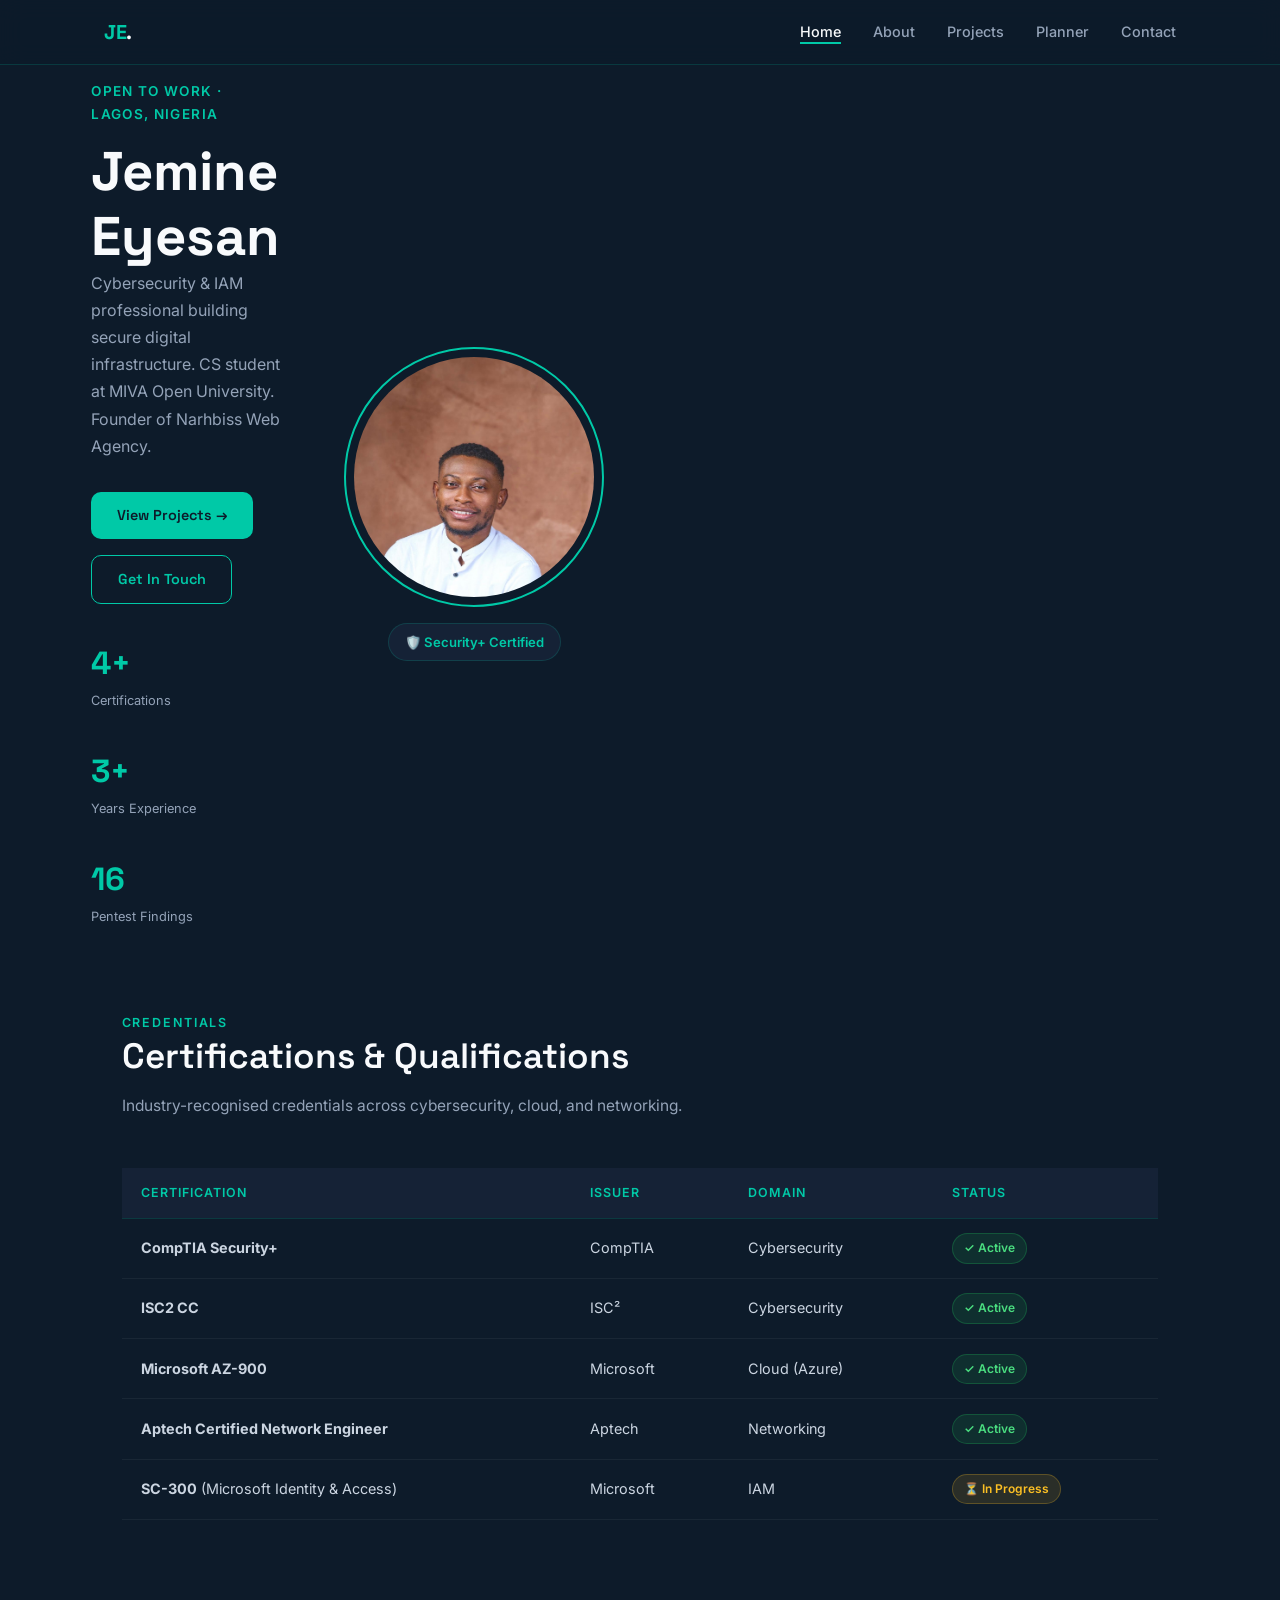
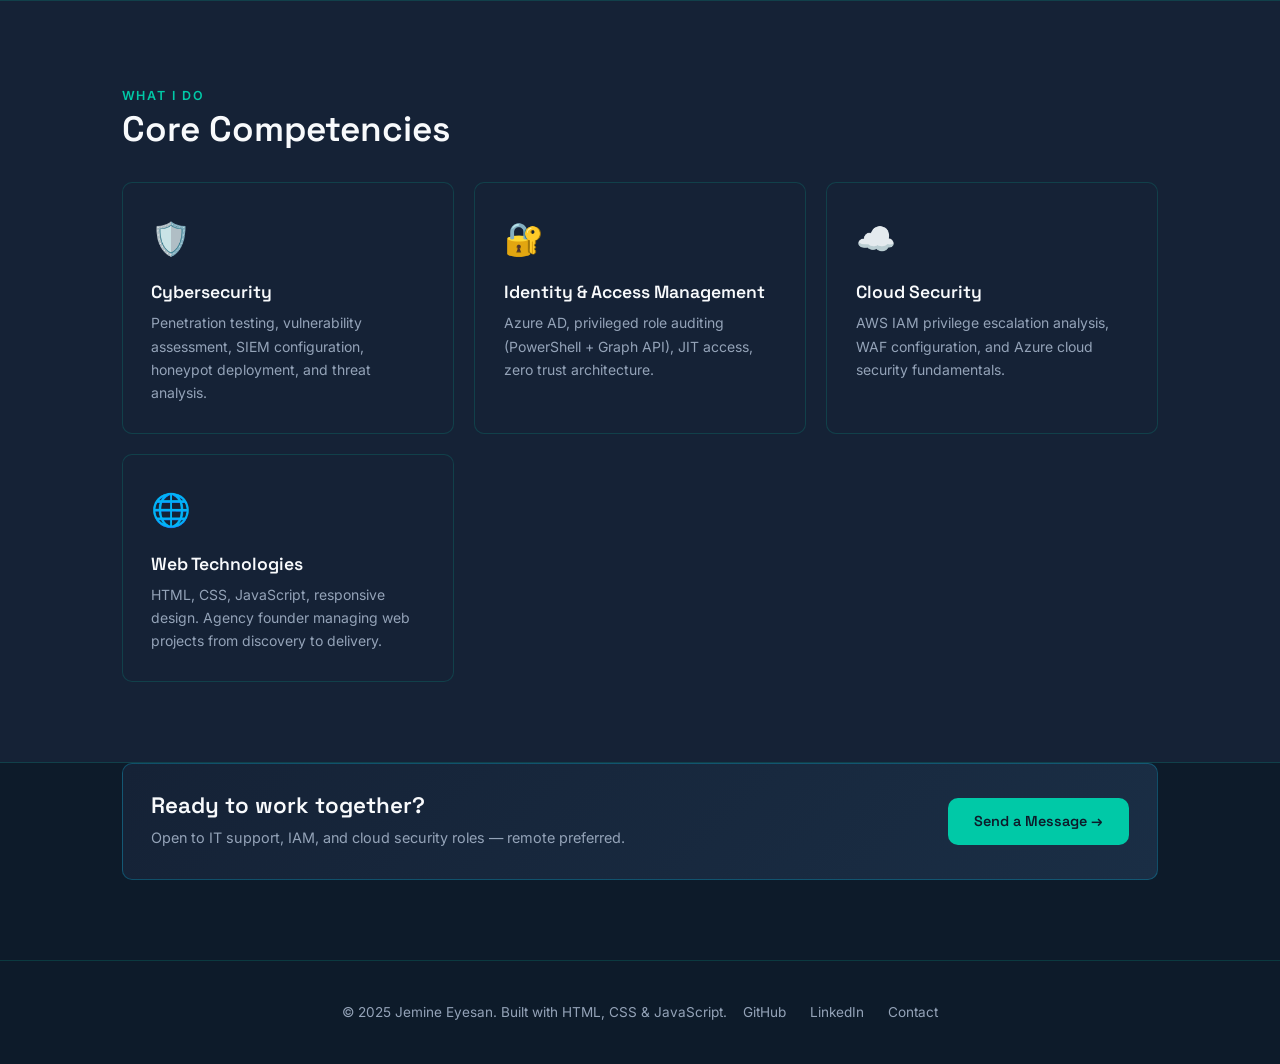
<file: index.html>
<!DOCTYPE html>
<html lang="en">
<head>
  <meta charset="UTF-8" />
  <meta name="viewport" content="width=device-width, initial-scale=1.0" />
  <meta name="description" content="Jemine Eyesan — Cybersecurity & IAM professional, web developer, and CS student at MIVA Open University." />
  <title>Jemine Eyesan | Portfolio</title>
  <link rel="stylesheet" href="css/style.css" />
</head>
<body>

  <!-- NAV -->
  <nav class="nav">
    <div class="container nav__inner">
      <a href="index.html" class="nav__logo">JE<span>.</span></a>
      <ul class="nav__links">
        <li><a href="index.html" class="active">Home</a></li>
        <li><a href="pages/about.html">About</a></li>
        <li><a href="pages/projects.html">Projects</a></li>
        <li><a href="pages/planner.html">Planner</a></li>
        <li><a href="pages/contact.html">Contact</a></li>
      </ul>
      <button class="nav__toggle" id="navToggle" aria-label="Toggle menu">
        <span></span><span></span><span></span>
      </button>
    </div>
  </nav>
  <div class="nav__mobile" id="navMobile">
    <a href="index.html">Home</a>
    <a href="pages/about.html">About</a>
    <a href="pages/projects.html">Projects</a>
    <a href="pages/planner.html">Planner</a>
    <a href="pages/contact.html">Contact</a>
  </div>

  <main>
    <!-- HERO -->
    <section class="hero section">
      <div class="container">
        <div class="hero__grid">
          <!-- Text -->
          <div>
            <span class="hero__eyebrow">Open to Work · Lagos, Nigeria</span>
            <h1>Jemine<br><span>Eyesan</span></h1>
            <p class="hero__bio">
              Cybersecurity &amp; IAM professional building secure digital infrastructure.
              CS student at MIVA Open University. Founder of Narhbiss Web Agency.
            </p>
            <div class="hero__ctas">
              <a href="pages/projects.html" class="btn btn-primary">View Projects &rarr;</a>
              <a href="pages/contact.html" class="btn btn-outline">Get In Touch</a>
            </div>

            <!-- Stats -->
            <div class="stats">
              <div>
                <div class="stat__num">4+</div>
                <div class="stat__label">Certifications</div>
              </div>
              <div>
                <div class="stat__num">3+</div>
                <div class="stat__label">Years Experience</div>
              </div>
              <div>
                <div class="stat__num">16</div>
                <div class="stat__label">Pentest Findings</div>
              </div>
            </div>
          </div>

          <!-- Photo -->
 <div class="hero__photo-wrap">
  <div class="hero__photo-frame">
    <img src="images/profile.jpg" alt="Jemine Eyesan" style="width:100%; height:100%; object-fit:cover; border-radius:50%;" />
  </div>
  <div class="hero__badge">🛡️ Security+ Certified</div>
</div>
        </div>
      </div>
    </section>

    <!-- QUICK CERTS -->
    <section class="section" style="padding-top: 0;">
      <div class="container">
        <span class="section-label fade-in">Credentials</span>
        <h2 class="section-heading fade-in">Certifications &amp; Qualifications</h2>
        <p class="section-sub fade-in">Industry-recognised credentials across cybersecurity, cloud, and networking.</p>

        <div class="table-wrap fade-in">
          <table>
            <thead>
              <tr>
                <th>Certification</th>
                <th>Issuer</th>
                <th>Domain</th>
                <th>Status</th>
              </tr>
            </thead>
            <tbody>
              <tr>
                <td><strong>CompTIA Security+</strong></td>
                <td>CompTIA</td>
                <td>Cybersecurity</td>
                <td><span class="chip chip-green">✓ Active</span></td>
              </tr>
              <tr>
                <td><strong>ISC2 CC</strong></td>
                <td>ISC²</td>
                <td>Cybersecurity</td>
                <td><span class="chip chip-green">✓ Active</span></td>
              </tr>
              <tr>
                <td><strong>Microsoft AZ-900</strong></td>
                <td>Microsoft</td>
                <td>Cloud (Azure)</td>
                <td><span class="chip chip-green">✓ Active</span></td>
              </tr>
              <tr>
                <td><strong>Aptech Certified Network Engineer</strong></td>
                <td>Aptech</td>
                <td>Networking</td>
                <td><span class="chip chip-green">✓ Active</span></td>
              </tr>
              <tr>
                <td><strong>SC-300</strong> (Microsoft Identity &amp; Access)</td>
                <td>Microsoft</td>
                <td>IAM</td>
                <td><span class="chip chip-amber">⏳ In Progress</span></td>
              </tr>
            </tbody>
          </table>
        </div>
      </div>
    </section>

    <!-- QUICK SKILLS -->
    <section class="section" style="background: var(--clr-bg-card); border-top: 1px solid var(--clr-border); border-bottom: 1px solid var(--clr-border);">
      <div class="container">
        <span class="section-label fade-in">What I Do</span>
        <h2 class="section-heading fade-in">Core Competencies</h2>
        <div style="display: grid; grid-template-columns: repeat(auto-fill, minmax(260px, 1fr)); gap: 1.25rem; margin-top: 2rem;">
          <div class="card fade-in">
            <div style="font-size: 2rem; margin-bottom: 1rem;">🛡️</div>
            <h3 style="font-size: 1.1rem; margin-bottom: 0.5rem;">Cybersecurity</h3>
            <p style="font-size: 0.875rem; color: var(--clr-muted); line-height: 1.65;">Penetration testing, vulnerability assessment, SIEM configuration, honeypot deployment, and threat analysis.</p>
          </div>
          <div class="card fade-in">
            <div style="font-size: 2rem; margin-bottom: 1rem;">🔐</div>
            <h3 style="font-size: 1.1rem; margin-bottom: 0.5rem;">Identity &amp; Access Management</h3>
            <p style="font-size: 0.875rem; color: var(--clr-muted); line-height: 1.65;">Azure AD, privileged role auditing (PowerShell + Graph API), JIT access, zero trust architecture.</p>
          </div>
          <div class="card fade-in">
            <div style="font-size: 2rem; margin-bottom: 1rem;">☁️</div>
            <h3 style="font-size: 1.1rem; margin-bottom: 0.5rem;">Cloud Security</h3>
            <p style="font-size: 0.875rem; color: var(--clr-muted); line-height: 1.65;">AWS IAM privilege escalation analysis, WAF configuration, and Azure cloud security fundamentals.</p>
          </div>
          <div class="card fade-in">
            <div style="font-size: 2rem; margin-bottom: 1rem;">🌐</div>
            <h3 style="font-size: 1.1rem; margin-bottom: 0.5rem;">Web Technologies</h3>
            <p style="font-size: 0.875rem; color: var(--clr-muted); line-height: 1.65;">HTML, CSS, JavaScript, responsive design. Agency founder managing web projects from discovery to delivery.</p>
          </div>
        </div>
      </div>
    </section>

  <!-- CTA -->
    <section class="section" style="padding-top: 0;">
      <div class="container">
        <div class="card fade-in" style="display: flex; align-items: center; justify-content: space-between; flex-wrap: wrap; gap: 1.5rem; background: linear-gradient(135deg, var(--clr-bg-card), var(--clr-bg-raised)); border-color: rgba(0,212,255,0.25);">
          <div>
            <h3 style="font-size: 1.4rem; margin-bottom: 0.4rem;">Ready to work together?</h3>
            <p style="color: var(--clr-muted); font-size: 0.9rem;">Open to IT support, IAM, and cloud security roles — remote preferred.</p>
          </div>
          <a href="pages/contact.html" class="btn btn-primary">Send a Message &rarr;</a>
        </div>
      </div>
    </section>
  </main>

  <!-- FOOTER -->
  <footer class="footer">
    <div class="container footer__inner">
      <p class="footer__copy">&copy; 2025 Jemine Eyesan. Built with HTML, CSS &amp; JavaScript.</p>
      <div class="footer__links">
        <a href="https://github.com/MrEyesan" target="_blank" rel="noopener">GitHub</a>
        <a href="https://linkedin.com/in/eyesan-oritsejemineyin-b71a961a3" target="_blank" rel="noopener">LinkedIn</a>
        <a href="pages/contact.html">Contact</a>
      </div>
    </div>
  </footer>

  <script src="js/main.js"></script>
</body>
</html>
</file>
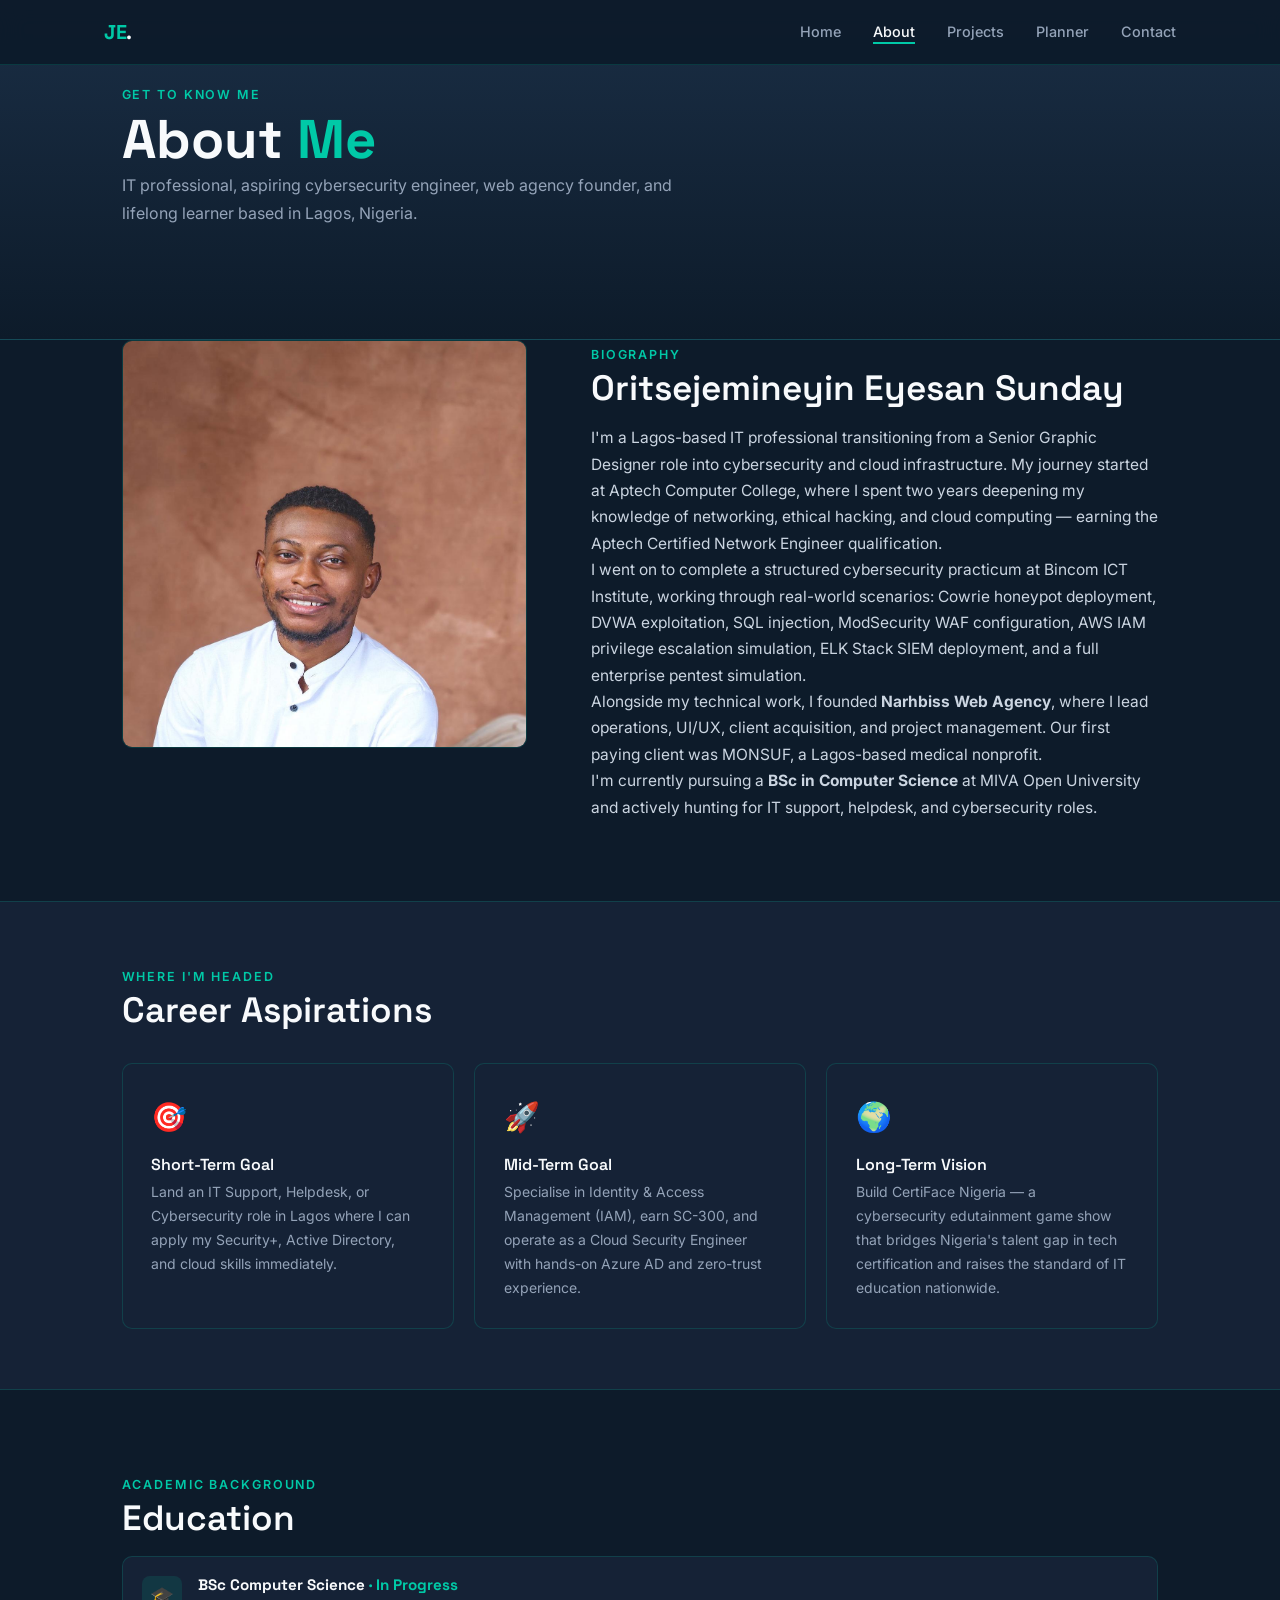
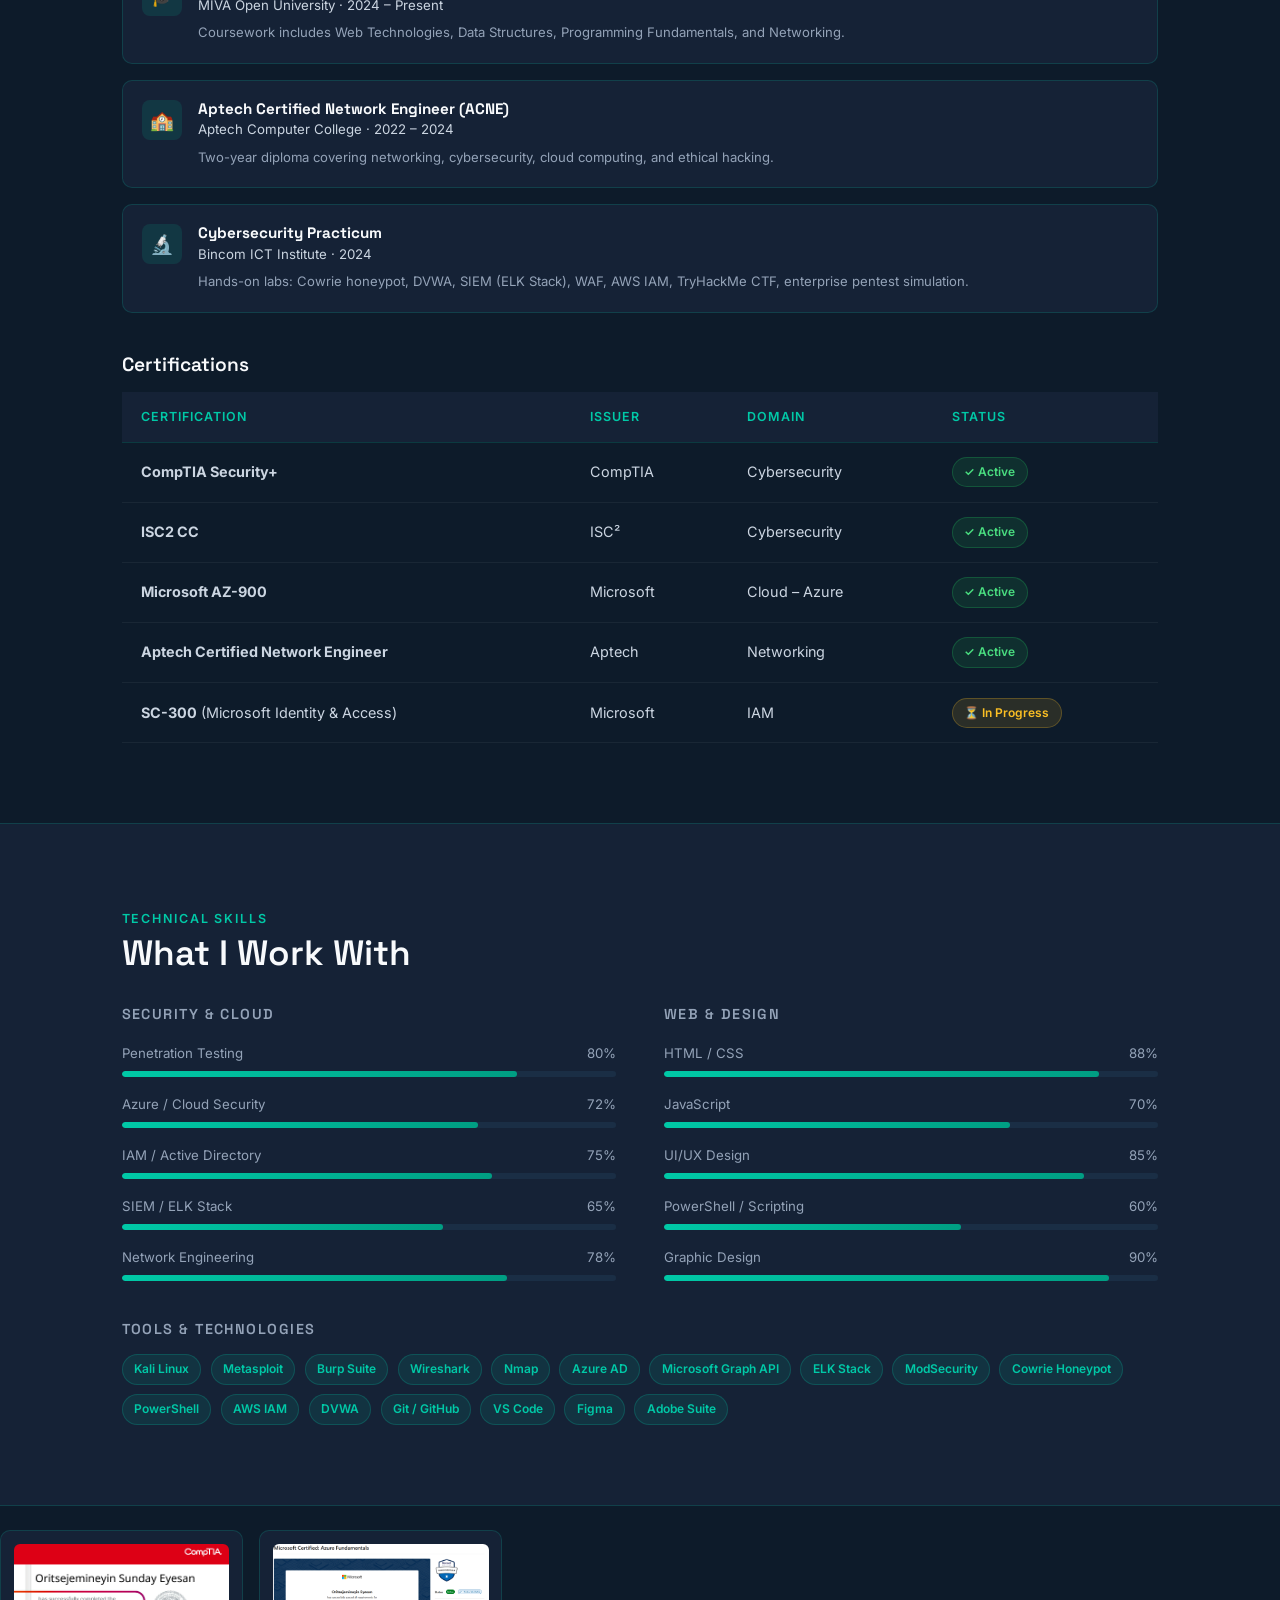
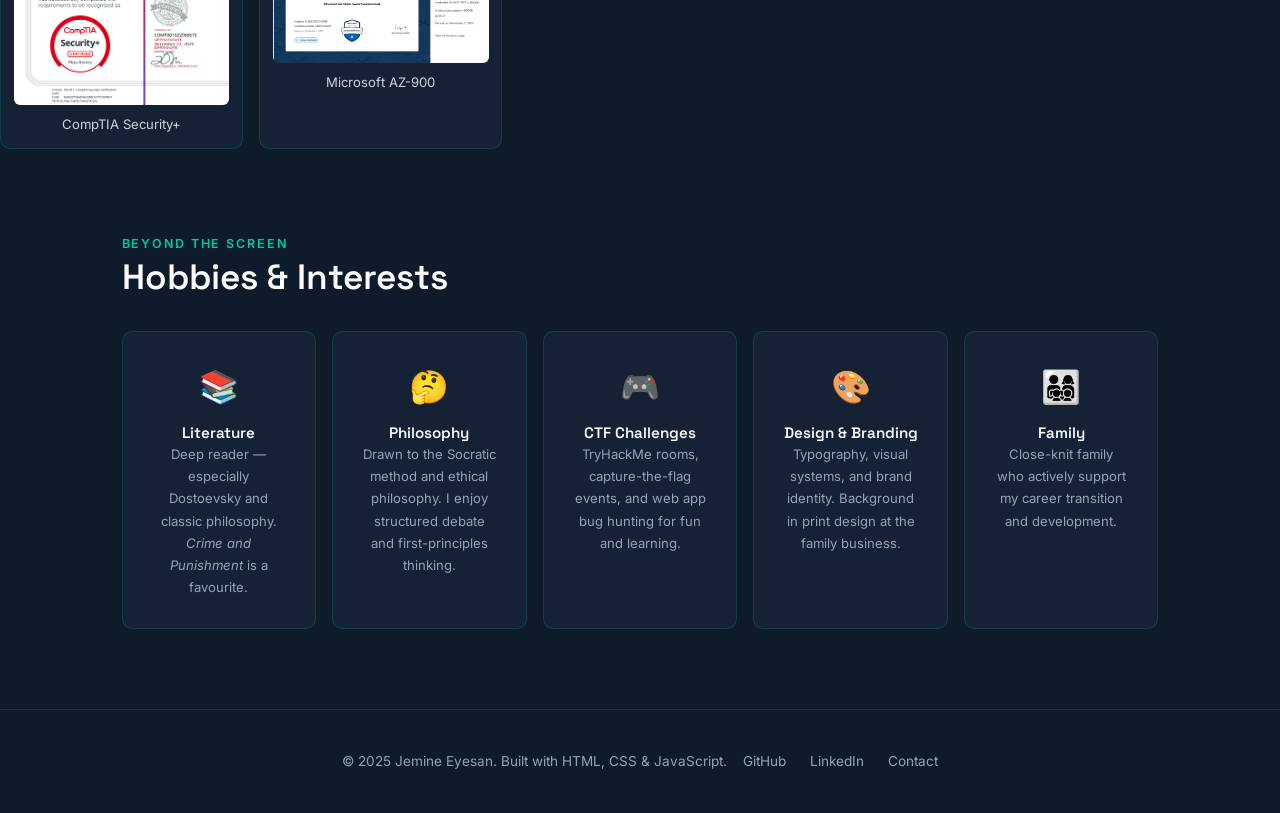
<file: pages/about.html>
<!DOCTYPE html>
<html lang="en">
<head>
  <meta charset="UTF-8" />
  <meta name="viewport" content="width=device-width, initial-scale=1.0" />
  <title>About – Jemine Eyesan</title>
  <link rel="stylesheet" href="../css/style.css" />
</head>
<body>

  <nav class="nav">
    <div class="container nav__inner">
      <a href="../index.html" class="nav__logo">JE<span>.</span></a>
      <ul class="nav__links">
        <li><a href="../index.html">Home</a></li>
        <li><a href="about.html" class="active">About</a></li>
        <li><a href="projects.html">Projects</a></li>
        <li><a href="planner.html">Planner</a></li>
        <li><a href="contact.html">Contact</a></li>
      </ul>
      <button class="nav__toggle" id="navToggle" aria-label="Toggle menu">
        <span></span><span></span><span></span>
      </button>
    </div>
  </nav>
  <div class="nav__mobile" id="navMobile">
    <a href="../index.html">Home</a>
    <a href="about.html">About</a>
    <a href="projects.html">Projects</a>
    <a href="planner.html">Planner</a>
    <a href="contact.html">Contact</a>
  </div>

  <main>

    <!-- PAGE HEADER -->
    <section class="page-header section">
      <div class="container">
        <span class="section-label">Get to Know Me</span>
        <h1>About <span>Me</span></h1>
        <p class="hero__bio" style="max-width:600px;">
          IT professional, aspiring cybersecurity engineer, web agency founder, and lifelong
          learner based in Lagos, Nigeria.
        </p>
      </div>
    </section>

    <!-- BIO + PHOTO -->
    <section class="section" style="padding-top:0;">
      <div class="container">
        <div class="about-grid">

          <div class="about-img-wrap fade-in">
           <img src="../images/profile.jpg" alt="Jemine Eyesan" style="width:100%; height:100%; object-fit:cover;" />
          </div>

          <div class="fade-in">
            <span class="section-label">Biography</span>
            <h2 class="section-heading">Oritsejemineyin Eyesan Sunday</h2>
            <p>
              I'm a Lagos-based IT professional transitioning from a Senior Graphic Designer role into
              cybersecurity and cloud infrastructure. My journey started at Aptech Computer College,
              where I spent two years deepening my knowledge of networking, ethical hacking, and cloud
              computing — earning the Aptech Certified Network Engineer qualification.
            </p>
            <p>
              I went on to complete a structured cybersecurity practicum at Bincom ICT Institute,
              working through real-world scenarios: Cowrie honeypot deployment, DVWA exploitation,
              SQL injection, ModSecurity WAF configuration, AWS IAM privilege escalation simulation,
              ELK Stack SIEM deployment, and a full enterprise pentest simulation.
            </p>
            <p>
              Alongside my technical work, I founded <strong>Narhbiss Web Agency</strong>, where I
              lead operations, UI/UX, client acquisition, and project management. Our first paying
              client was MONSUF, a Lagos-based medical nonprofit.
            </p>
            <p>
              I'm currently pursuing a <strong>BSc in Computer Science</strong> at MIVA Open University
              and actively hunting for IT support, helpdesk, and cybersecurity roles.
            </p>
          </div>
        </div>
      </div>
    </section>

    <!-- CAREER ASPIRATIONS -->
    <section class="section" style="background: var(--clr-bg-card); border-top: 1px solid var(--clr-border); border-bottom: 1px solid var(--clr-border); padding-top: 60px; padding-bottom: 60px;">
      <div class="container">
        <span class="section-label fade-in">Where I'm Headed</span>
        <h2 class="section-heading fade-in">Career Aspirations</h2>
        <div style="display: grid; grid-template-columns: repeat(auto-fill, minmax(250px, 1fr)); gap: 1.25rem; margin-top: 2rem;">
          <div class="card fade-in">
            <div style="font-size:1.8rem; margin-bottom:0.8rem;">🎯</div>
            <h3 style="font-size:1rem; margin-bottom:0.4rem;">Short-Term Goal</h3>
            <p style="font-size:0.875rem; color: var(--clr-muted);">Land an IT Support, Helpdesk, or Cybersecurity role in Lagos where I can apply my Security+, Active Directory, and cloud skills immediately.</p>
          </div>
          <div class="card fade-in">
            <div style="font-size:1.8rem; margin-bottom:0.8rem;">🚀</div>
            <h3 style="font-size:1rem; margin-bottom:0.4rem;">Mid-Term Goal</h3>
            <p style="font-size:0.875rem; color: var(--clr-muted);">Specialise in Identity & Access Management (IAM), earn SC-300, and operate as a Cloud Security Engineer with hands-on Azure AD and zero-trust experience.</p>
          </div>
          <div class="card fade-in">
            <div style="font-size:1.8rem; margin-bottom:0.8rem;">🌍</div>
            <h3 style="font-size:1rem; margin-bottom:0.4rem;">Long-Term Vision</h3>
            <p style="font-size:0.875rem; color: var(--clr-muted);">Build CertiFace Nigeria — a cybersecurity edutainment game show that bridges Nigeria's talent gap in tech certification and raises the standard of IT education nationwide.</p>
          </div>
        </div>
      </div>
    </section>

    <!-- EDUCATION -->
    <section class="section">
      <div class="container">
        <span class="section-label fade-in">Academic Background</span>
        <h2 class="section-heading fade-in">Education</h2>

        <div class="edu-list fade-in">
          <div class="edu-item">
            <div class="edu-icon">🎓</div>
            <div class="edu-body">
              <h4>BSc Computer Science <span style="color:var(--clr-accent);">· In Progress</span></h4>
              <p>MIVA Open University · 2024 – Present</p>
              <p style="margin-top:0.3rem; font-size:0.82rem; color:var(--clr-muted);">Coursework includes Web Technologies, Data Structures, Programming Fundamentals, and Networking.</p>
            </div>
          </div>
          <div class="edu-item">
            <div class="edu-icon">🏫</div>
            <div class="edu-body">
              <h4>Aptech Certified Network Engineer (ACNE)</h4>
              <p>Aptech Computer College · 2022 – 2024</p>
              <p style="margin-top:0.3rem; font-size:0.82rem; color:var(--clr-muted);">Two-year diploma covering networking, cybersecurity, cloud computing, and ethical hacking.</p>
            </div>
          </div>
          <div class="edu-item">
            <div class="edu-icon">🔬</div>
            <div class="edu-body">
              <h4>Cybersecurity Practicum</h4>
              <p>Bincom ICT Institute · 2024</p>
              <p style="margin-top:0.3rem; font-size:0.82rem; color:var(--clr-muted);">Hands-on labs: Cowrie honeypot, DVWA, SIEM (ELK Stack), WAF, AWS IAM, TryHackMe CTF, enterprise pentest simulation.</p>
            </div>
          </div>
        </div>

        <!-- Certifications Table -->
        <h3 class="fade-in" style="margin-bottom: 1rem; margin-top: 1rem;">Certifications</h3>
        <div class="table-wrap fade-in">
          <table>
            <thead>
              <tr>
                <th>Certification</th>
                <th>Issuer</th>
                <th>Domain</th>
                <th>Status</th>
              </tr>
            </thead>
            <tbody>
              <tr>
                <td><strong>CompTIA Security+</strong></td>
                <td>CompTIA</td>
                <td>Cybersecurity</td>
                <td><span class="chip chip-green">✓ Active</span></td>
              </tr>
              <tr>
                <td><strong>ISC2 CC</strong></td>
                <td>ISC²</td>
                <td>Cybersecurity</td>
                <td><span class="chip chip-green">✓ Active</span></td>
              </tr>
              <tr>
                <td><strong>Microsoft AZ-900</strong></td>
                <td>Microsoft</td>
                <td>Cloud – Azure</td>
                <td><span class="chip chip-green">✓ Active</span></td>
              </tr>
              <tr>
                <td><strong>Aptech Certified Network Engineer</strong></td>
                <td>Aptech</td>
                <td>Networking</td>
                <td><span class="chip chip-green">✓ Active</span></td>
              </tr>
              <tr>
                <td><strong>SC-300</strong> (Microsoft Identity &amp; Access)</td>
                <td>Microsoft</td>
                <td>IAM</td>
                <td><span class="chip chip-amber">⏳ In Progress</span></td>
              </tr>
            </tbody>
          </table>
        </div>
      </div>
    </section>

    <!-- TECHNICAL SKILLS -->
    <section class="skills-section section" style="background: var(--clr-bg-card); border-top: 1px solid var(--clr-border); border-bottom: 1px solid var(--clr-border);">
      <div class="container">
        <span class="section-label fade-in">Technical Skills</span>
        <h2 class="section-heading fade-in">What I Work With</h2>

        <div style="display: grid; grid-template-columns: 1fr 1fr; gap: 3rem; margin-top: 2rem;">
          <div class="fade-in">
            <h3 style="font-size:0.9rem; text-transform:uppercase; letter-spacing:0.1em; color:var(--clr-muted); margin-bottom:1.2rem;">Security & Cloud</h3>
            <div class="skill-bar-group">
              <div class="skill-bar-item">
                <div class="skill-bar-label"><span>Penetration Testing</span><span>80%</span></div>
                <div class="skill-bar-track"><div class="skill-bar-fill" data-width="80%"></div></div>
              </div>
              <div class="skill-bar-item">
                <div class="skill-bar-label"><span>Azure / Cloud Security</span><span>72%</span></div>
                <div class="skill-bar-track"><div class="skill-bar-fill" data-width="72%"></div></div>
              </div>
              <div class="skill-bar-item">
                <div class="skill-bar-label"><span>IAM / Active Directory</span><span>75%</span></div>
                <div class="skill-bar-track"><div class="skill-bar-fill" data-width="75%"></div></div>
              </div>
              <div class="skill-bar-item">
                <div class="skill-bar-label"><span>SIEM / ELK Stack</span><span>65%</span></div>
                <div class="skill-bar-track"><div class="skill-bar-fill" data-width="65%"></div></div>
              </div>
              <div class="skill-bar-item">
                <div class="skill-bar-label"><span>Network Engineering</span><span>78%</span></div>
                <div class="skill-bar-track"><div class="skill-bar-fill" data-width="78%"></div></div>
              </div>
            </div>
          </div>

          <div class="fade-in">
            <h3 style="font-size:0.9rem; text-transform:uppercase; letter-spacing:0.1em; color:var(--clr-muted); margin-bottom:1.2rem;">Web & Design</h3>
            <div class="skill-bar-group">
              <div class="skill-bar-item">
                <div class="skill-bar-label"><span>HTML / CSS</span><span>88%</span></div>
                <div class="skill-bar-track"><div class="skill-bar-fill" data-width="88%"></div></div>
              </div>
              <div class="skill-bar-item">
                <div class="skill-bar-label"><span>JavaScript</span><span>70%</span></div>
                <div class="skill-bar-track"><div class="skill-bar-fill" data-width="70%"></div></div>
              </div>
              <div class="skill-bar-item">
                <div class="skill-bar-label"><span>UI/UX Design</span><span>85%</span></div>
                <div class="skill-bar-track"><div class="skill-bar-fill" data-width="85%"></div></div>
              </div>
              <div class="skill-bar-item">
                <div class="skill-bar-label"><span>PowerShell / Scripting</span><span>60%</span></div>
                <div class="skill-bar-track"><div class="skill-bar-fill" data-width="60%"></div></div>
              </div>
              <div class="skill-bar-item">
                <div class="skill-bar-label"><span>Graphic Design</span><span>90%</span></div>
                <div class="skill-bar-track"><div class="skill-bar-fill" data-width="90%"></div></div>
              </div>
            </div>
          </div>
        </div>

        <!-- Tools chips -->
        <div style="margin-top: 2.5rem;">
          <h3 class="fade-in" style="font-size:0.9rem; text-transform:uppercase; letter-spacing:0.1em; color:var(--clr-muted); margin-bottom:1rem;">Tools & Technologies</h3>
          <div class="skills-chips fade-in">
            <span class="chip">Kali Linux</span>
            <span class="chip">Metasploit</span>
            <span class="chip">Burp Suite</span>
            <span class="chip">Wireshark</span>
            <span class="chip">Nmap</span>
            <span class="chip">Azure AD</span>
            <span class="chip">Microsoft Graph API</span>
            <span class="chip">ELK Stack</span>
            <span class="chip">ModSecurity</span>
            <span class="chip">Cowrie Honeypot</span>
            <span class="chip">PowerShell</span>
            <span class="chip">AWS IAM</span>
            <span class="chip">DVWA</span>
            <span class="chip">Git / GitHub</span>
            <span class="chip">VS Code</span>
            <span class="chip">Figma</span>
            <span class="chip">Adobe Suite</span>
          </div>
        </div>
      </div>
    </section>

    <div style="display: grid; grid-template-columns: repeat(auto-fill, minmax(220px, 1fr)); gap: 1rem; margin-top: 1.5rem;">
  <div class="card" style="padding: 0.8rem; text-align:center;">
    <img src="../images/cert-securityplus.png" alt="CompTIA Security+" style="width:100%; border-radius:6px;" />
    <p style="margin-top:0.5rem; font-size:0.82rem;">CompTIA Security+</p>
  </div>
  <div class="card" style="padding: 0.8rem; text-align:center;">
    <img src="../images/cert-az900.png" alt="AZ-900" style="width:100%; border-radius:6px;" />
    <p style="margin-top:0.5rem; font-size:0.82rem;">Microsoft AZ-900</p>
  </div>
</div>
    <!-- HOBBIES & INTERESTS -->
    <section class="section">
      <div class="container">
        <span class="section-label fade-in">Beyond the Screen</span>
        <h2 class="section-heading fade-in">Hobbies &amp; Interests</h2>
        <div style="display: grid; grid-template-columns: repeat(auto-fill, minmax(180px, 1fr)); gap: 1rem; margin-top: 2rem;">
          <div class="card fade-in" style="text-align:center;">
            <div style="font-size:2rem; margin-bottom:0.6rem;">📚</div>
            <h3 style="font-size:0.95rem;">Literature</h3>
            <p style="font-size:0.82rem; color:var(--clr-muted);">Deep reader — especially Dostoevsky and classic philosophy. <em>Crime and Punishment</em> is a favourite.</p>
          </div>
          <div class="card fade-in" style="text-align:center;">
            <div style="font-size:2rem; margin-bottom:0.6rem;">🤔</div>
            <h3 style="font-size:0.95rem;">Philosophy</h3>
            <p style="font-size:0.82rem; color:var(--clr-muted);">Drawn to the Socratic method and ethical philosophy. I enjoy structured debate and first-principles thinking.</p>
          </div>
          <div class="card fade-in" style="text-align:center;">
            <div style="font-size:2rem; margin-bottom:0.6rem;">🎮</div>
            <h3 style="font-size:0.95rem;">CTF Challenges</h3>
            <p style="font-size:0.82rem; color:var(--clr-muted);">TryHackMe rooms, capture-the-flag events, and web app bug hunting for fun and learning.</p>
          </div>
          <div class="card fade-in" style="text-align:center;">
            <div style="font-size:2rem; margin-bottom:0.6rem;">🎨</div>
            <h3 style="font-size:0.95rem;">Design & Branding</h3>
            <p style="font-size:0.82rem; color:var(--clr-muted);">Typography, visual systems, and brand identity. Background in print design at the family business.</p>
          </div>
          <div class="card fade-in" style="text-align:center;">
            <div style="font-size:2rem; margin-bottom:0.6rem;">👨‍👩‍👧‍👦</div>
            <h3 style="font-size:0.95rem;">Family</h3>
            <p style="font-size:0.82rem; color:var(--clr-muted);">Close-knit family who actively support my career transition and development.</p>
          </div>
        </div>
      </div>
    </section>

  </main>

  <footer class="footer">
    <div class="container footer__inner">
      <p class="footer__copy">&copy; 2025 Jemine Eyesan. Built with HTML, CSS &amp; JavaScript.</p>
      <div class="footer__links">
        <a href="https://github.com/MrEyesan" target="_blank" rel="noopener">GitHub</a>
        <a href="https://linkedin.com/in/eyesan-oritsejemineyin-b71a961a3" target="_blank" rel="noopener">LinkedIn</a>
        <a href="contact.html">Contact</a>
      </div>
    </div>
  </footer>

  <script src="../js/main.js"></script>
</body>
</html>
</file>
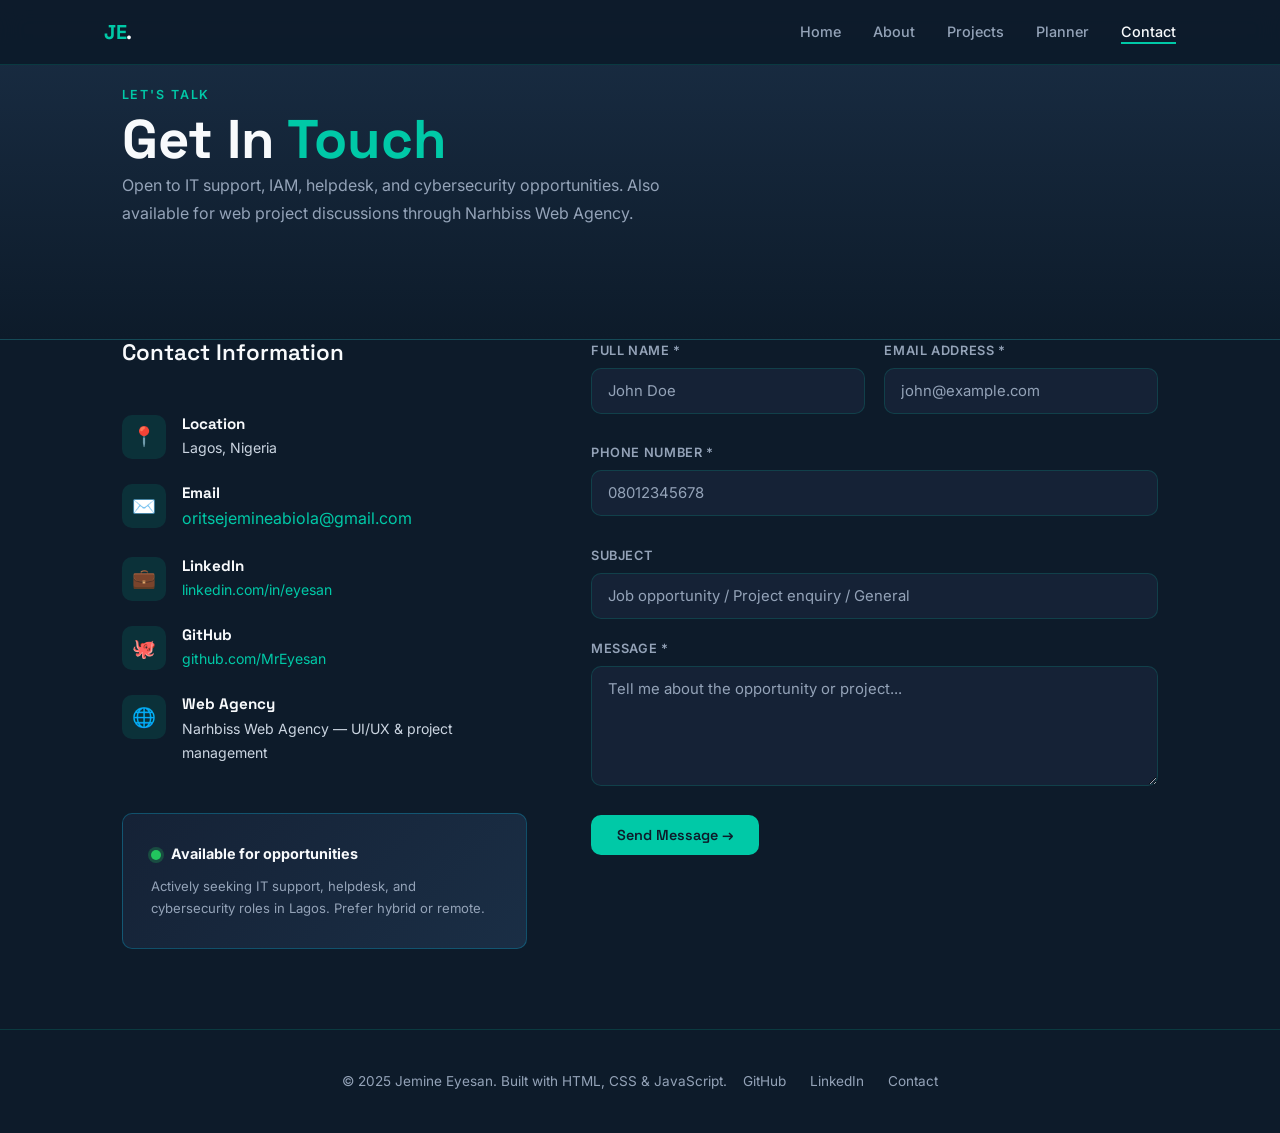
<file: pages/contact.html>
<!DOCTYPE html>
<html lang="en">
<head>
  <meta charset="UTF-8" />
  <meta name="viewport" content="width=device-width, initial-scale=1.0" />
  <title>Contact – Jemine Eyesan</title>
  <link rel="stylesheet" href="../css/style.css" />
</head>
<body>

  <nav class="nav">
    <div class="container nav__inner">
      <a href="../index.html" class="nav__logo">JE<span>.</span></a>
      <ul class="nav__links">
        <li><a href="../index.html">Home</a></li>
        <li><a href="about.html">About</a></li>
        <li><a href="projects.html">Projects</a></li>
        <li><a href="planner.html">Planner</a></li>
        <li><a href="contact.html" class="active">Contact</a></li>
      </ul>
      <button class="nav__toggle" id="navToggle" aria-label="Toggle menu">
        <span></span><span></span><span></span>
      </button>
    </div>
  </nav>
  <div class="nav__mobile" id="navMobile">
    <a href="../index.html">Home</a>
    <a href="about.html">About</a>
    <a href="projects.html">Projects</a>
    <a href="planner.html">Planner</a>
    <a href="contact.html">Contact</a>
  </div>

  <main>

    <section class="page-header section">
      <div class="container">
        <span class="section-label">Let's Talk</span>
        <h1>Get In <span>Touch</span></h1>
        <p class="hero__bio" style="max-width:560px;">
          Open to IT support, IAM, helpdesk, and cybersecurity opportunities. Also available
          for web project discussions through Narhbiss Web Agency.
        </p>
      </div>
    </section>

    <section class="section" style="padding-top: 0;">
      <div class="container">
        <div class="contact-grid">

          <!-- Info side -->
          <div class="contact-info fade-in">
            <h2 class="section-heading" style="font-size:1.4rem; margin-bottom:1.5rem;">Contact Information</h2>

            <div class="contact-info-item">
              <div class="contact-info-icon">📍</div>
              <div class="contact-info-body">
                <h4>Location</h4>
                <p>Lagos, Nigeria</p>
              </div>
            </div>

            <div class="contact-info-item">
              <div class="contact-info-icon">✉️</div>
              <div class="contact-info-body">
                <h4>Email</h4>
<a href="mailto:oritsejemineabiola@gmail.com">oritsejemineabiola@gmail.com</a>
              </div>
            </div>

            <div class="contact-info-item">
              <div class="contact-info-icon">💼</div>
              <div class="contact-info-body">
                <h4>LinkedIn</h4>
                <p><a href="https://linkedin.com/in/eyesan-oritsejemineyin-b71a961a3" target="_blank" rel="noopener">linkedin.com/in/eyesan</a></p>
              </div>
            </div>

            <div class="contact-info-item">
              <div class="contact-info-icon">🐙</div>
              <div class="contact-info-body">
                <h4>GitHub</h4>
                <p><a href="https://github.com/MrEyesan" target="_blank" rel="noopener">github.com/MrEyesan</a></p>
              </div>
            </div>

            <div class="contact-info-item">
              <div class="contact-info-icon">🌐</div>
              <div class="contact-info-body">
                <h4>Web Agency</h4>
                <p>Narhbiss Web Agency — UI/UX &amp; project management</p>
              </div>
            </div>

            <!-- Availability card -->
            <div class="card" style="margin-top: 1.5rem; background: linear-gradient(135deg, var(--clr-bg-card), var(--clr-bg-raised)); border-color: rgba(0,212,255,0.25);">
              <div style="display:flex; align-items:center; gap:0.6rem; margin-bottom:0.5rem;">
                <span style="width:10px; height:10px; border-radius:50%; background: #22c55e; display:inline-block; box-shadow: 0 0 0 3px rgba(34,197,94,0.25);"></span>
                <strong style="font-size:0.9rem;">Available for opportunities</strong>
              </div>
              <p style="font-size:0.82rem; color: var(--clr-muted);">Actively seeking IT support, helpdesk, and cybersecurity roles in Lagos. Prefer hybrid or remote.</p>
            </div>
          </div>

          <!-- Form side -->
          <div class="fade-in">
            <div id="formSuccess" class="form-success" role="alert">
              ✅ Message sent! I'll get back to you within 24 hours.
            </div>

            <form id="contactForm" class="contact-form" novalidate>
              <div class="form-row">
                <div class="form-group">
                  <label for="fname">Full Name *</label>
                  <input type="text" id="fname" name="fname" placeholder="John Doe" autocomplete="name" />
                  <span class="field-error" id="fnameErr"></span>
                </div>
                <div class="form-group">
                  <label for="email">Email Address *</label>
                  <input type="email" id="email" name="email" placeholder="john@example.com" autocomplete="email" />
                  <span class="field-error" id="emailErr"></span>
                </div>
              </div>

              <div class="form-group">
                <label for="phone">Phone Number *</label>
                <input type="tel" id="phone" name="phone" placeholder="08012345678" autocomplete="tel" />
                <span class="field-error" id="phoneErr"></span>
              </div>

              <div class="form-group">
                <label for="subject">Subject</label>
                <input type="text" id="subject" name="subject" placeholder="Job opportunity / Project enquiry / General" />
              </div>

              <div class="form-group">
                <label for="message">Message *</label>
                <textarea id="message" name="message" rows="5" placeholder="Tell me about the opportunity or project..."></textarea>
                <span class="field-error" id="messageErr"></span>
              </div>

              <button type="submit" class="btn btn-primary" style="align-self: flex-start;">
                Send Message →
              </button>
            </form>
          </div>

        </div>
      </div>
    </section>

  </main>

  <footer class="footer">
    <div class="container footer__inner">
      <p class="footer__copy">&copy; 2025 Jemine Eyesan. Built with HTML, CSS &amp; JavaScript.</p>
      <div class="footer__links">
        <a href="https://github.com/MrEyesan" target="_blank" rel="noopener">GitHub</a>
        <a href="https://linkedin.com/in/eyesan-oritsejemineyin-b71a961a3" target="_blank" rel="noopener">LinkedIn</a>
        <a href="contact.html">Contact</a>
      </div>
    </div>
  </footer>

  <script src="../js/main.js"></script>
  <script src="../js/contact.js"></script>
</body>
</html>
</file>
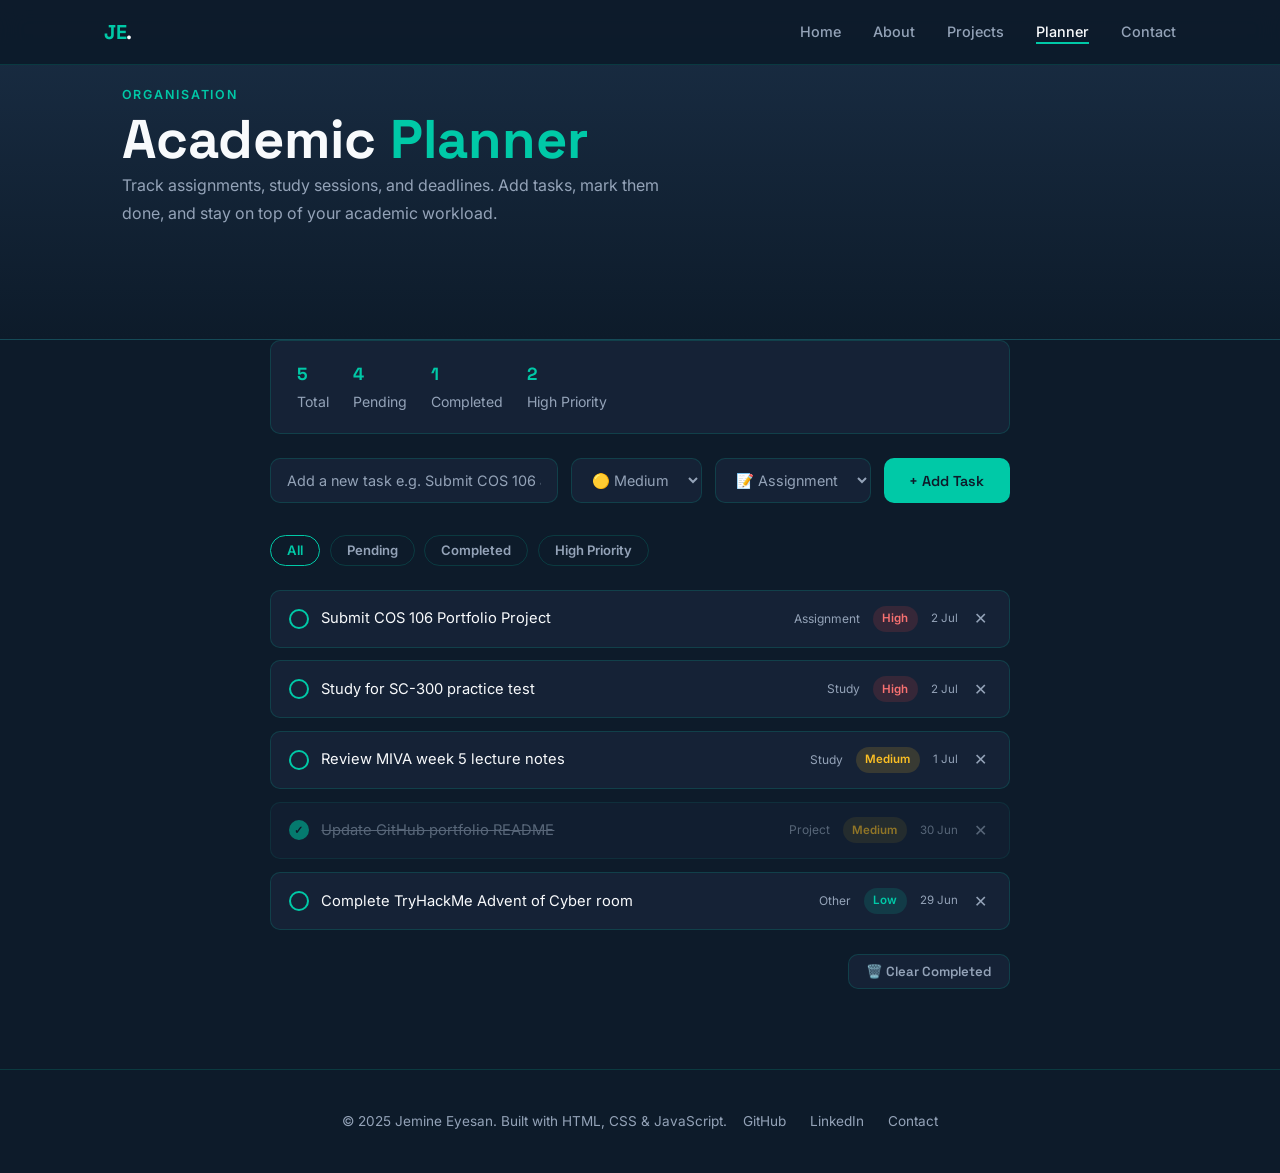
<file: pages/planner.html>
<!DOCTYPE html>
<html lang="en">
<head>
  <meta charset="UTF-8" />
  <meta name="viewport" content="width=device-width, initial-scale=1.0" />
  <title>Academic Planner – Jemine Eyesan</title>
  <link rel="stylesheet" href="../css/style.css" />
</head>
<body>

  <nav class="nav">
    <div class="container nav__inner">
      <a href="../index.html" class="nav__logo">JE<span>.</span></a>
      <ul class="nav__links">
        <li><a href="../index.html">Home</a></li>
        <li><a href="about.html">About</a></li>
        <li><a href="projects.html">Projects</a></li>
        <li><a href="planner.html" class="active">Planner</a></li>
        <li><a href="contact.html">Contact</a></li>
      </ul>
      <button class="nav__toggle" id="navToggle" aria-label="Toggle menu">
        <span></span><span></span><span></span>
      </button>
    </div>
  </nav>
  <div class="nav__mobile" id="navMobile">
    <a href="../index.html">Home</a>
    <a href="about.html">About</a>
    <a href="projects.html">Projects</a>
    <a href="planner.html">Planner</a>
    <a href="contact.html">Contact</a>
  </div>

  <main>

    <section class="page-header section">
      <div class="container">
        <span class="section-label">Organisation</span>
        <h1>Academic <span>Planner</span></h1>
        <p class="hero__bio" style="max-width:560px;">
          Track assignments, study sessions, and deadlines. Add tasks, mark them done, and
          stay on top of your academic workload.
        </p>
      </div>
    </section>

    <section class="section" style="padding-top: 0;">
      <div class="container">
        <div class="planner-wrap">

          <!-- Summary -->
          <div class="planner-summary" id="plannerSummary">
            <div class="summary-item"><strong id="totalCount">0</strong> Total</div>
            <div class="summary-item"><strong id="pendingCount">0</strong> Pending</div>
            <div class="summary-item"><strong id="doneCount">0</strong> Completed</div>
            <div class="summary-item"><strong id="highCount">0</strong> High Priority</div>
          </div>

          <!-- Add Task Form -->
          <div class="planner-form" id="plannerForm">
            <input
              type="text"
              id="taskInput"
              placeholder="Add a new task e.g. Submit COS 106 assignment..."
              maxlength="120"
              aria-label="Task description"
            />
            <select id="prioritySelect" aria-label="Task priority">
              <option value="medium">🟡 Medium</option>
              <option value="high">🔴 High</option>
              <option value="low">🟢 Low</option>
            </select>
            <select id="categorySelect" aria-label="Task category">
              <option value="Assignment">📝 Assignment</option>
              <option value="Study">📖 Study</option>
              <option value="Project">🛠️ Project</option>
              <option value="Exam">📋 Exam</option>
              <option value="Other">📌 Other</option>
            </select>
            <button class="btn btn-primary" id="addTaskBtn" onclick="addTask()">+ Add Task</button>
          </div>

          <!-- Filters -->
          <div class="filter-bar" id="taskFilterBar">
            <button class="filter-btn active" data-tf="all" onclick="filterTasks('all', this)">All</button>
            <button class="filter-btn" data-tf="pending" onclick="filterTasks('pending', this)">Pending</button>
            <button class="filter-btn" data-tf="done" onclick="filterTasks('done', this)">Completed</button>
            <button class="filter-btn" data-tf="high" onclick="filterTasks('high', this)">High Priority</button>
          </div>

          <!-- Task List -->
          <div class="task-list" id="taskList" aria-live="polite"></div>

          <!-- Empty State (shown when no tasks) -->
          <div class="empty-state" id="emptyState" style="display:none;">
            <div style="font-size:3rem; margin-bottom:1rem;">📋</div>
            <p style="font-size:1rem; font-weight:600; color: var(--clr-text);">No tasks here yet</p>
            <p style="font-size:0.875rem;">Add your first task above to get started.</p>
          </div>

          <!-- Clear completed -->
          <div style="margin-top: 1.5rem; display:flex; justify-content:flex-end;">
            <button class="btn btn-sm" onclick="clearCompleted()" style="background: var(--clr-bg-card); border: 1px solid var(--clr-border); color: var(--clr-muted);">
              🗑️ Clear Completed
            </button>
          </div>

        </div>
      </div>
    </section>

  </main>

  <footer class="footer">
    <div class="container footer__inner">
      <p class="footer__copy">&copy; 2025 Jemine Eyesan. Built with HTML, CSS &amp; JavaScript.</p>
      <div class="footer__links">
        <a href="https://github.com/MrEyesan" target="_blank" rel="noopener">GitHub</a>
        <a href="https://linkedin.com/in/eyesan-oritsejemineyin-b71a961a3" target="_blank" rel="noopener">LinkedIn</a>
        <a href="contact.html">Contact</a>
      </div>
    </div>
  </footer>

  <script src="../js/main.js"></script>
  <script src="../js/planner.js"></script>
</body>
</html>
</file>
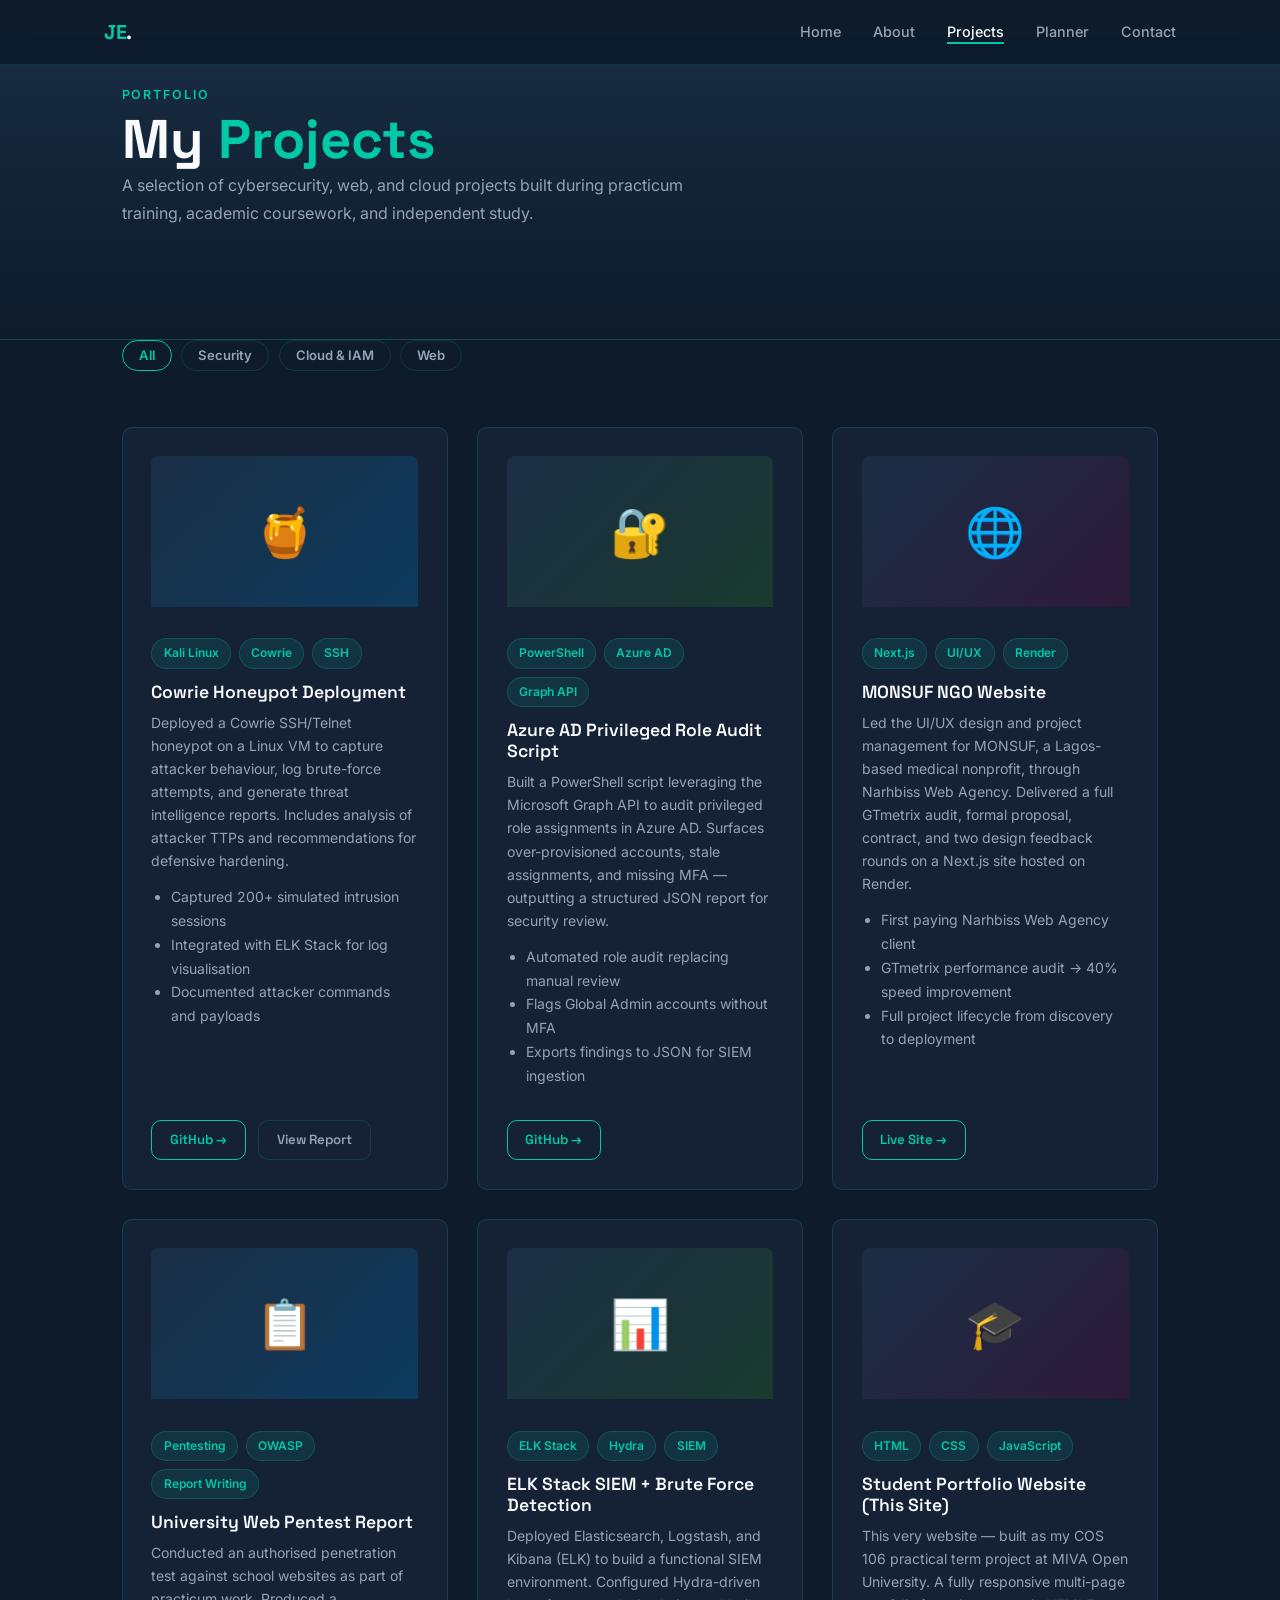
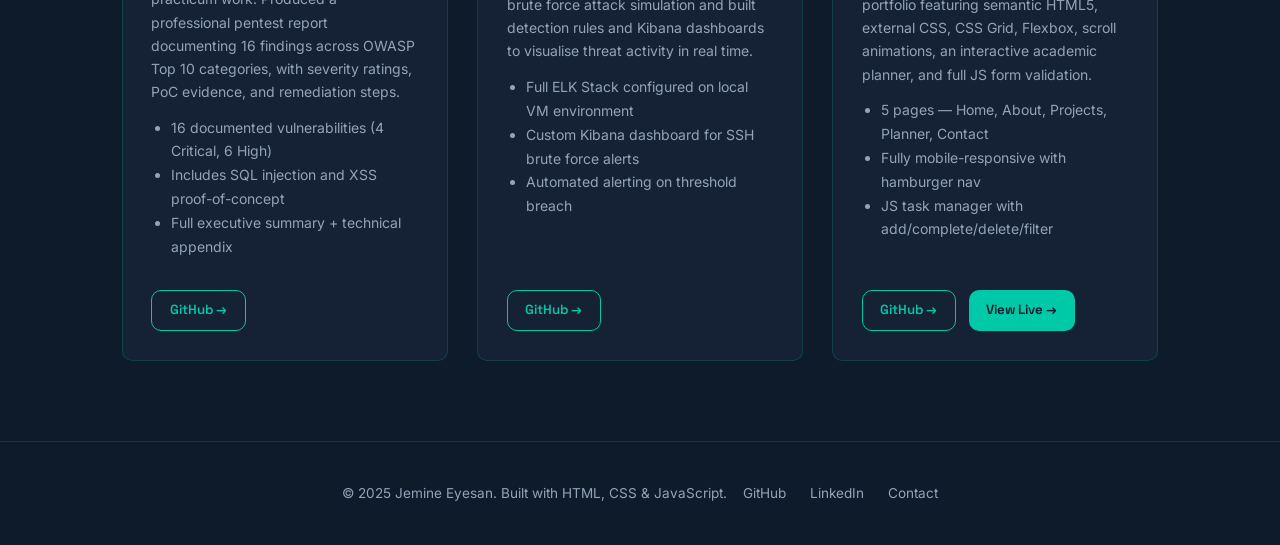
<file: pages/projects.html>
<!DOCTYPE html>
<html lang="en">
<head>
  <meta charset="UTF-8" />
  <meta name="viewport" content="width=device-width, initial-scale=1.0" />
  <title>Projects – Jemine Eyesan</title>
  <link rel="stylesheet" href="../css/style.css" />
</head>
<body>

  <nav class="nav">
    <div class="container nav__inner">
      <a href="../index.html" class="nav__logo">JE<span>.</span></a>
      <ul class="nav__links">
        <li><a href="../index.html">Home</a></li>
        <li><a href="about.html">About</a></li>
        <li><a href="projects.html" class="active">Projects</a></li>
        <li><a href="planner.html">Planner</a></li>
        <li><a href="contact.html">Contact</a></li>
      </ul>
      <button class="nav__toggle" id="navToggle" aria-label="Toggle menu">
        <span></span><span></span><span></span>
      </button>
    </div>
  </nav>
  <div class="nav__mobile" id="navMobile">
    <a href="../index.html">Home</a>
    <a href="about.html">About</a>
    <a href="projects.html">Projects</a>
    <a href="planner.html">Planner</a>
    <a href="contact.html">Contact</a>
  </div>

  <main>

    <section class="page-header section">
      <div class="container">
        <span class="section-label">Portfolio</span>
        <h1>My <span>Projects</span></h1>
        <p class="hero__bio" style="max-width:600px;">
          A selection of cybersecurity, web, and cloud projects built during practicum training,
          academic coursework, and independent study.
        </p>
      </div>
    </section>

    <!-- FILTER BAR -->
    <section class="section" style="padding-top:0; padding-bottom:0;">
      <div class="container">
        <div class="filter-bar" id="filterBar">
          <button class="filter-btn active" data-filter="all">All</button>
          <button class="filter-btn" data-filter="security">Security</button>
          <button class="filter-btn" data-filter="cloud">Cloud &amp; IAM</button>
          <button class="filter-btn" data-filter="web">Web</button>
        </div>
      </div>
    </section>

    <!-- PROJECTS GRID -->
    <section class="section" style="padding-top: 2rem;">
      <div class="container">
        <div class="projects-grid" id="projectsGrid">

          <!-- Project 1 -->
          <div class="project-card card fade-in" data-category="security">
            <div class="project-img">
              <div class="project-img-placeholder p1">🍯</div>
            </div>
            <div class="project-tags">
              <span class="chip">Kali Linux</span>
              <span class="chip">Cowrie</span>
              <span class="chip">SSH</span>
            </div>
            <h3 class="project-title">Cowrie Honeypot Deployment</h3>
            <p class="project-desc">
              Deployed a Cowrie SSH/Telnet honeypot on a Linux VM to capture attacker behaviour,
              log brute-force attempts, and generate threat intelligence reports. Includes analysis
              of attacker TTPs and recommendations for defensive hardening.
            </p>
            <ul class="project-highlights" style="margin: 0.8rem 0; padding-left: 1.2rem; list-style: disc; color: var(--clr-muted); font-size: 0.875rem;">
              <li>Captured 200+ simulated intrusion sessions</li>
              <li>Integrated with ELK Stack for log visualisation</li>
              <li>Documented attacker commands and payloads</li>
            </ul>
            <div class="project-links">
              <a href="https://github.com/MrEyesan" target="_blank" class="btn btn-outline btn-sm">GitHub →</a>
              <a href="#" class="btn btn-sm" style="background: var(--clr-bg-card); color: var(--clr-muted); border: 1px solid var(--clr-border);">View Report</a>
            </div>
          </div>

          <!-- Project 2 -->
          <div class="project-card card fade-in" data-category="cloud">
            <div class="project-img">
              <div class="project-img-placeholder p2">🔐</div>
            </div>
            <div class="project-tags">
              <span class="chip">PowerShell</span>
              <span class="chip">Azure AD</span>
              <span class="chip">Graph API</span>
            </div>
            <h3 class="project-title">Azure AD Privileged Role Audit Script</h3>
            <p class="project-desc">
              Built a PowerShell script leveraging the Microsoft Graph API to audit privileged role
              assignments in Azure AD. Surfaces over-provisioned accounts, stale assignments, and
              missing MFA — outputting a structured JSON report for security review.
            </p>
            <ul class="project-highlights" style="margin: 0.8rem 0; padding-left: 1.2rem; list-style: disc; color: var(--clr-muted); font-size: 0.875rem;">
              <li>Automated role audit replacing manual review</li>
              <li>Flags Global Admin accounts without MFA</li>
              <li>Exports findings to JSON for SIEM ingestion</li>
            </ul>
            <div class="project-links">
              <a href="https://github.com/MrEyesan" target="_blank" class="btn btn-outline btn-sm">GitHub →</a>
            </div>
          </div>

          <!-- Project 3 -->
          <div class="project-card card fade-in" data-category="web">
            <div class="project-img">
              <div class="project-img-placeholder p3">🌐</div>
            </div>
            <div class="project-tags">
              <span class="chip">Next.js</span>
              <span class="chip">UI/UX</span>
              <span class="chip">Render</span>
            </div>
            <h3 class="project-title">MONSUF NGO Website</h3>
            <p class="project-desc">
              Led the UI/UX design and project management for MONSUF, a Lagos-based medical
              nonprofit, through Narhbiss Web Agency. Delivered a full GTmetrix audit, formal
              proposal, contract, and two design feedback rounds on a Next.js site hosted on Render.
            </p>
            <ul class="project-highlights" style="margin: 0.8rem 0; padding-left: 1.2rem; list-style: disc; color: var(--clr-muted); font-size: 0.875rem;">
              <li>First paying Narhbiss Web Agency client</li>
              <li>GTmetrix performance audit → 40% speed improvement</li>
              <li>Full project lifecycle from discovery to deployment</li>
            </ul>
            <div class="project-links">
             <a href="https://monsuf.org" target="_blank" class="btn btn-outline btn-sm">Live Site →</a>
            </div>
          </div>

          <!-- Project 4 -->
          <div class="project-card card fade-in" data-category="security">
            <div class="project-img">
              <div class="project-img-placeholder p1">📋</div>
            </div>
            <div class="project-tags">
              <span class="chip">Pentesting</span>
              <span class="chip">OWASP</span>
              <span class="chip">Report Writing</span>
            </div>
            <h3 class="project-title">University Web Pentest Report</h3>
            <p class="project-desc">
              Conducted an authorised penetration test against school websites as part of practicum
              work. Produced a professional pentest report documenting 16 findings across OWASP Top 10
              categories, with severity ratings, PoC evidence, and remediation steps.
            </p>
            <ul class="project-highlights" style="margin: 0.8rem 0; padding-left: 1.2rem; list-style: disc; color: var(--clr-muted); font-size: 0.875rem;">
              <li>16 documented vulnerabilities (4 Critical, 6 High)</li>
              <li>Includes SQL injection and XSS proof-of-concept</li>
              <li>Full executive summary + technical appendix</li>
            </ul>
            <div class="project-links">
              <a href="https://github.com/MrEyesan" target="_blank" class="btn btn-outline btn-sm">GitHub →</a>
            </div>
          </div>

          <!-- Project 5 -->
          <div class="project-card card fade-in" data-category="cloud">
            <div class="project-img">
              <div class="project-img-placeholder p2">📊</div>
            </div>
            <div class="project-tags">
              <span class="chip">ELK Stack</span>
              <span class="chip">Hydra</span>
              <span class="chip">SIEM</span>
            </div>
            <h3 class="project-title">ELK Stack SIEM + Brute Force Detection</h3>
            <p class="project-desc">
              Deployed Elasticsearch, Logstash, and Kibana (ELK) to build a functional SIEM
              environment. Configured Hydra-driven brute force attack simulation and built detection
              rules and Kibana dashboards to visualise threat activity in real time.
            </p>
            <ul class="project-highlights" style="margin: 0.8rem 0; padding-left: 1.2rem; list-style: disc; color: var(--clr-muted); font-size: 0.875rem;">
              <li>Full ELK Stack configured on local VM environment</li>
              <li>Custom Kibana dashboard for SSH brute force alerts</li>
              <li>Automated alerting on threshold breach</li>
            </ul>
            <div class="project-links">
              <a href="https://github.com/MrEyesan" target="_blank" class="btn btn-outline btn-sm">GitHub →</a>
            </div>
          </div>

          <!-- Project 6 -->
          <div class="project-card card fade-in" data-category="web">
            <div class="project-img">
              <div class="project-img-placeholder p3">🎓</div>
            </div>
            <div class="project-tags">
              <span class="chip">HTML</span>
              <span class="chip">CSS</span>
              <span class="chip">JavaScript</span>
            </div>
            <h3 class="project-title">Student Portfolio Website (This Site)</h3>
            <p class="project-desc">
              This very website — built as my COS 106 practical term project at MIVA Open University.
              A fully responsive multi-page portfolio featuring semantic HTML5, external CSS, CSS Grid,
              Flexbox, scroll animations, an interactive academic planner, and full JS form validation.
            </p>
            <ul class="project-highlights" style="margin: 0.8rem 0; padding-left: 1.2rem; list-style: disc; color: var(--clr-muted); font-size: 0.875rem;">
              <li>5 pages — Home, About, Projects, Planner, Contact</li>
              <li>Fully mobile-responsive with hamburger nav</li>
              <li>JS task manager with add/complete/delete/filter</li>
            </ul>
            <div class="project-links">
              <a href="https://github.com/MrEyesan" target="_blank" class="btn btn-outline btn-sm">GitHub →</a>
              <a href="../index.html" class="btn btn-primary btn-sm">View Live →</a>
            </div>
          </div>

        </div>
      </div>
    </section>

  </main>

  <footer class="footer">
    <div class="container footer__inner">
      <p class="footer__copy">&copy; 2025 Jemine Eyesan. Built with HTML, CSS &amp; JavaScript.</p>
      <div class="footer__links">
        <a href="https://github.com/MrEyesan" target="_blank" rel="noopener">GitHub</a>
        <a href="https://linkedin.com/in/eyesan-oritsejemineyin-b71a961a3" target="_blank" rel="noopener">LinkedIn</a>
        <a href="contact.html">Contact</a>
      </div>
    </div>
  </footer>

  <script src="../js/main.js"></script>
  <script>
    // Project filter
    const filterBtns = document.querySelectorAll('.filter-btn');
    const projectCards = document.querySelectorAll('.project-card');

    filterBtns.forEach(btn => {
      btn.addEventListener('click', () => {
        filterBtns.forEach(b => b.classList.remove('active'));
        btn.classList.add('active');
        const filter = btn.dataset.filter;
        projectCards.forEach(card => {
          if (filter === 'all' || card.dataset.category === filter) {
            card.style.display = 'flex';
            card.style.animation = 'fadeInUp 0.3s ease forwards';
          } else {
            card.style.display = 'none';
          }
        });
      });
    });
  </script>
</body>
</html>
</file>
<file: css/style.css>
/* ============================================================
   PORTFOLIO – Oritsejemineyin Eyesan Sunday
   Design: deep navy / electric teal / warm white
   Fonts: Space Grotesk (display) + Inter (body)
   ============================================================ */

@import url('https://fonts.googleapis.com/css2?family=Space+Grotesk:wght@400;500;600;700&family=Inter:wght@300;400;500;600&display=swap');

:root {
  --navy:       #0D1B2A;
  --navy-mid:   #1A2E45;
  --teal:       #00C9A7;
  --teal-dark:  #009E83;
  --white:      #F8FAFC;
  --slate:      #94A3B8;
  --card-bg:    #152236;
  --border:     rgba(0,201,167,0.18);
  --font-display: 'Space Grotesk', sans-serif;
  --font-body:    'Inter', sans-serif;
  --radius: 10px;
  --shadow: 0 4px 24px rgba(0,0,0,0.35);
  --trans:  0.25s ease;
}

*, *::before, *::after { box-sizing: border-box; margin: 0; padding: 0; }
html { scroll-behavior: smooth; font-size: 16px; }
body { font-family: var(--font-body); background: var(--navy); color: var(--white); line-height: 1.7; min-height: 100vh; }
img  { max-width: 100%; display: block; }
a    { color: var(--teal); text-decoration: none; transition: color var(--trans); }
a:hover { color: var(--white); }
ul   { list-style: none; }

h1, h2, h3, h4 { font-family: var(--font-display); line-height: 1.2; }
h1 { font-size: clamp(2rem, 5vw, 3.4rem); font-weight: 700; }
h2 { font-size: clamp(1.5rem, 3.5vw, 2.2rem); font-weight: 600; }
h3 { font-size: 1.2rem; font-weight: 600; }
p  { color: #CBD5E1; font-size: 0.97rem; }

/* NAVBAR */
.navbar {
  position: fixed; top: 0; left: 0; right: 0; z-index: 1000;
  display: flex; align-items: center; justify-content: space-between;
  padding: 0 5%; height: 64px;
  background: rgba(13,27,42,0.92); backdrop-filter: blur(12px);
  border-bottom: 1px solid var(--border);
}
.nav-logo { font-family: var(--font-display); font-weight: 700; font-size: 1.2rem; color: var(--teal); letter-spacing: -0.5px; }
.nav-logo span { color: var(--white); }
.nav-links { display: flex; gap: 2rem; }
.nav-links a { font-size: 0.9rem; font-weight: 500; color: var(--slate); position: relative; padding-bottom: 4px; }
.nav-links a::after { content: ''; position: absolute; bottom: 0; left: 0; width: 0; height: 2px; background: var(--teal); transition: width var(--trans); }
.nav-links a:hover, .nav-links a.active { color: var(--white); }
.nav-links a:hover::after, .nav-links a.active::after { width: 100%; }
.hamburger { display: none; flex-direction: column; gap: 5px; cursor: pointer; background: none; border: none; padding: 4px; }
.hamburger span { width: 24px; height: 2px; background: var(--white); border-radius: 2px; transition: var(--trans); }
.hamburger.open span:nth-child(1) { transform: rotate(45deg) translate(5px, 5px); }
.hamburger.open span:nth-child(2) { opacity: 0; }
.hamburger.open span:nth-child(3) { transform: rotate(-45deg) translate(5px, -5px); }

.page { padding-top: 64px; }

.section { padding: 80px 5%; }
.section-label { font-size: 0.78rem; font-weight: 600; letter-spacing: 0.15em; text-transform: uppercase; color: var(--teal); margin-bottom: 0.6rem; }
.section-title { margin-bottom: 1rem; }
.section-sub { color: var(--slate); max-width: 600px; margin-bottom: 3rem; }
.divider { width: 48px; height: 3px; background: var(--teal); border-radius: 2px; margin: 1rem 0 2.5rem; }

.btn { display: inline-flex; align-items: center; gap: 0.5rem; padding: 0.7rem 1.6rem; border-radius: var(--radius); font-family: var(--font-display); font-weight: 600; font-size: 0.9rem; cursor: pointer; transition: var(--trans); border: none; }
.btn-primary { background: var(--teal); color: var(--navy); }
.btn-primary:hover { background: var(--teal-dark); color: var(--navy); transform: translateY(-2px); }
.btn-outline { background: transparent; border: 1.5px solid var(--teal); color: var(--teal); }
.btn-outline:hover { background: var(--teal); color: var(--navy); transform: translateY(-2px); }
.btn-sm { padding: 0.5rem 1.1rem; font-size: 0.83rem; }
.btn-danger { background: #EF4444; color: #fff; }
.btn-danger:hover { background: #DC2626; transform: translateY(-2px); }

.card { background: var(--card-bg); border: 1px solid var(--border); border-radius: var(--radius); padding: 1.8rem; transition: var(--trans); }
.card:hover { border-color: var(--teal); transform: translateY(-4px); box-shadow: var(--shadow); }
.tag { display: inline-block; background: rgba(0,201,167,0.12); color: var(--teal); font-size: 0.75rem; font-weight: 600; padding: 0.25rem 0.7rem; border-radius: 999px; border: 1px solid rgba(0,201,167,0.25); }

/* HERO */
.hero { min-height: calc(100vh - 64px); display: grid; grid-template-columns: 1fr 1fr; align-items: center; gap: 4rem; padding: 80px 5%; }
.hero-eyebrow { font-size: 0.85rem; font-weight: 600; letter-spacing: 0.12em; text-transform: uppercase; color: var(--teal); margin-bottom: 1rem; }
.hero-name  { margin-bottom: 0.4rem; }
.hero-role  { font-family: var(--font-display); font-size: clamp(1.1rem, 2.5vw, 1.5rem); color: var(--slate); margin-bottom: 1.4rem; font-weight: 400; }
.hero-bio   { color: #94A3B8; max-width: 480px; margin-bottom: 2rem; font-size: 1rem; }
.hero-ctas  { display: flex; gap: 1rem; flex-wrap: wrap; }
.hero-img-wrap { position: relative; display: flex; justify-content: center; align-items: center; }
.hero-img-ring { width: 320px; height: 320px; border-radius: 50%; border: 2px solid var(--teal); padding: 8px; animation: pulse-ring 3s ease-in-out infinite; }
.hero-img-ring img { width: 100%; height: 100%; object-fit: cover; border-radius: 50%; background: var(--navy-mid); }
.hero-img-placeholder { width: 100%; height: 100%; border-radius: 50%; background: linear-gradient(135deg, var(--navy-mid) 0%, var(--card-bg) 100%); display: flex; align-items: center; justify-content: center; font-family: var(--font-display); font-size: 5rem; font-weight: 700; color: var(--teal); }
.hero-badges { display: flex; gap: 0.6rem; flex-wrap: wrap; margin-top: 1.5rem; }

@keyframes pulse-ring {
  0%, 100% { box-shadow: 0 0 0 0 rgba(0,201,167,0.3); }
  50%       { box-shadow: 0 0 0 16px rgba(0,201,167,0); }
}

.stats-row { display: grid; grid-template-columns: repeat(3, 1fr); gap: 1px; background: var(--border); border: 1px solid var(--border); border-radius: var(--radius); margin: 0 5% 0; overflow: hidden; }
.stat-item { background: var(--card-bg); padding: 2rem; text-align: center; }
.stat-number { font-family: var(--font-display); font-size: 2.4rem; font-weight: 700; color: var(--teal); display: block; }
.stat-label  { font-size: 0.85rem; color: var(--slate); }

/* ABOUT */
.about-grid { display: grid; grid-template-columns: 1fr 1.4fr; gap: 4rem; align-items: start; }
.about-img-wrap { border-radius: var(--radius); overflow: hidden; border: 1px solid var(--border); }
.about-img-placeholder { width: 100%; aspect-ratio: 3/4; background: linear-gradient(160deg, var(--card-bg) 0%, var(--navy-mid) 100%); display: flex; align-items: center; justify-content: center; font-size: 6rem; color: var(--teal); }
.about-content h2  { margin-bottom: 0.5rem; }
.about-content p   { margin-bottom: 1.2rem; }
.edu-list { display: flex; flex-direction: column; gap: 1rem; margin-bottom: 2.5rem; }
.edu-item { display: flex; gap: 1rem; align-items: flex-start; background: var(--card-bg); border: 1px solid var(--border); border-radius: var(--radius); padding: 1.2rem; }
.edu-icon { width: 40px; height: 40px; border-radius: 8px; background: rgba(0,201,167,0.12); display: flex; align-items: center; justify-content: center; font-size: 1.2rem; flex-shrink: 0; }
.edu-body h4 { color: var(--white); font-size: 0.95rem; }
.edu-body p  { font-size: 0.83rem; margin: 0; }
.skills-grid { display: grid; grid-template-columns: repeat(auto-fill, minmax(140px, 1fr)); gap: 0.8rem; margin-bottom: 2.5rem; }
.skill-chip { background: var(--card-bg); border: 1px solid var(--border); border-radius: var(--radius); padding: 0.8rem 1rem; text-align: center; font-size: 0.85rem; font-weight: 500; color: var(--slate); transition: var(--trans); }
.skill-chip:hover { border-color: var(--teal); color: var(--teal); }
.hobbies-row { display: flex; gap: 0.7rem; flex-wrap: wrap; }

/* PROJECTS */
.projects-grid { display: grid; grid-template-columns: repeat(auto-fill, minmax(300px, 1fr)); gap: 1.8rem; }
.project-card { display: flex; flex-direction: column; }
.project-img  { width: 100%; aspect-ratio: 16/9; border-radius: 8px 8px 0 0; overflow: hidden; margin-bottom: 1.2rem; }
.project-img-placeholder { width: 100%; height: 100%; display: flex; align-items: center; justify-content: center; font-size: 3rem; }
.project-img-placeholder.p1 { background: linear-gradient(135deg, #1a2e45, #0d3b5e); }
.project-img-placeholder.p2 { background: linear-gradient(135deg, #1a2e45, #1a3a2e); }
.project-img-placeholder.p3 { background: linear-gradient(135deg, #1a2e45, #2e1a3a); }
.project-tags  { display: flex; gap: 0.5rem; flex-wrap: wrap; margin: 0.8rem 0; }
.project-links { display: flex; gap: 0.8rem; margin-top: auto; padding-top: 1.2rem; }

/* TABLE */
.table-wrap { overflow-x: auto; }
table { width: 100%; border-collapse: collapse; font-size: 0.9rem; }
thead { background: var(--card-bg); }
th { padding: 0.9rem 1.2rem; text-align: left; font-size: 0.78rem; font-weight: 600; letter-spacing: 0.08em; text-transform: uppercase; color: var(--teal); border-bottom: 1px solid var(--border); }
td { padding: 0.9rem 1.2rem; border-bottom: 1px solid rgba(255,255,255,0.05); color: #CBD5E1; }
tbody tr:hover { background: var(--card-bg); }

/* PLANNER */
.planner-wrap  { max-width: 740px; margin: 0 auto; }
.planner-form  { display: flex; gap: 0.8rem; flex-wrap: wrap; margin-bottom: 2.5rem; }
.planner-form input, .planner-form select { background: var(--card-bg); border: 1.5px solid var(--border); border-radius: var(--radius); padding: 0.75rem 1.1rem; color: var(--white); font-family: var(--font-body); font-size: 0.95rem; outline: none; transition: var(--trans); }
.planner-form input { flex: 1; min-width: 200px; }
.planner-form input:focus, .planner-form select:focus { border-color: var(--teal); }
.planner-form input::placeholder { color: var(--slate); }
.planner-form select { color: var(--slate); cursor: pointer; }
.planner-form select option { background: var(--card-bg); }
.filter-bar   { display: flex; gap: 0.6rem; margin-bottom: 1.5rem; flex-wrap: wrap; }
.filter-btn   { padding: 0.4rem 1rem; border-radius: 999px; font-size: 0.82rem; font-weight: 600; border: 1.5px solid var(--border); background: transparent; color: var(--slate); cursor: pointer; transition: var(--trans); }
.filter-btn.active, .filter-btn:hover { border-color: var(--teal); color: var(--teal); }
.task-list    { display: flex; flex-direction: column; gap: 0.8rem; }
.task-item    { display: flex; align-items: center; gap: 1rem; background: var(--card-bg); border: 1px solid var(--border); border-radius: var(--radius); padding: 1rem 1.2rem; transition: var(--trans); animation: slide-in 0.25s ease; }
.task-item.done { opacity: 0.55; }
.task-item.done .task-text { text-decoration: line-through; color: var(--slate); }
@keyframes slide-in { from { opacity: 0; transform: translateY(-10px); } to { opacity: 1; transform: translateY(0); } }
.task-check   { width: 20px; height: 20px; border-radius: 50%; border: 2px solid var(--teal); background: transparent; cursor: pointer; flex-shrink: 0; transition: var(--trans); display: flex; align-items: center; justify-content: center; }
.task-check.checked { background: var(--teal); }
.task-check.checked::after { content: '✓'; font-size: 0.7rem; color: var(--navy); font-weight: 700; }
.task-text    { flex: 1; font-size: 0.95rem; }
.task-priority { font-size: 0.72rem; font-weight: 600; padding: 0.2rem 0.6rem; border-radius: 999px; }
.task-priority.high   { background: rgba(239,68,68,0.15); color: #F87171; }
.task-priority.medium { background: rgba(251,191,36,0.15); color: #FBB824; }
.task-priority.low    { background: rgba(0,201,167,0.15);  color: var(--teal); }
.task-delete  { background: none; border: none; color: var(--slate); cursor: pointer; font-size: 1.1rem; transition: color var(--trans); padding: 4px; }
.task-delete:hover { color: #EF4444; }
.planner-summary { display: flex; gap: 1.5rem; flex-wrap: wrap; background: var(--card-bg); border: 1px solid var(--border); border-radius: var(--radius); padding: 1.2rem 1.6rem; margin-bottom: 2rem; }
.summary-item { font-size: 0.88rem; color: var(--slate); }
.summary-item strong { color: var(--teal); font-family: var(--font-display); font-size: 1.1rem; }
.empty-state  { text-align: center; padding: 3rem; color: var(--slate); }
.empty-state .empty-icon { font-size: 3rem; margin-bottom: 1rem; }

/* CONTACT */
.contact-grid { display: grid; grid-template-columns: 1fr 1.4fr; gap: 4rem; align-items: start; }
.contact-info { display: flex; flex-direction: column; gap: 1.5rem; }
.contact-info-item { display: flex; gap: 1rem; align-items: flex-start; }
.contact-info-icon { width: 44px; height: 44px; border-radius: 10px; background: rgba(0,201,167,0.12); display: flex; align-items: center; justify-content: center; font-size: 1.2rem; flex-shrink: 0; }
.contact-info-body h4 { font-size: 0.95rem; color: var(--white); margin-bottom: 0.2rem; }
.contact-info-body p  { font-size: 0.88rem; margin: 0; }
.contact-form   { display: flex; flex-direction: column; gap: 1.2rem; }
.form-row       { display: grid; grid-template-columns: 1fr 1fr; gap: 1.2rem; }
.form-group     { display: flex; flex-direction: column; gap: 0.4rem; }
.form-group label { font-size: 0.83rem; font-weight: 600; color: var(--slate); text-transform: uppercase; letter-spacing: 0.05em; }
.form-group input, .form-group textarea { background: var(--card-bg); border: 1.5px solid var(--border); border-radius: var(--radius); padding: 0.8rem 1.1rem; color: var(--white); font-family: var(--font-body); font-size: 0.95rem; outline: none; transition: var(--trans); width: 100%; }
.form-group input:focus, .form-group textarea:focus { border-color: var(--teal); }
.form-group input.error, .form-group textarea.error { border-color: #EF4444; }
.form-group input::placeholder, .form-group textarea::placeholder { color: var(--slate); }
.form-group textarea { resize: vertical; min-height: 120px; }
.field-error   { font-size: 0.78rem; color: #F87171; margin-top: 0.2rem; }
.form-success  { display: none; background: rgba(0,201,167,0.1); border: 1px solid var(--teal); border-radius: var(--radius); padding: 1.2rem; text-align: center; color: var(--teal); font-weight: 600; }
.form-success.visible { display: block; }

/* PAGE HERO */
.page-hero { padding: 60px 5% 40px; border-bottom: 1px solid var(--border); background: linear-gradient(to bottom, var(--navy-mid) 0%, var(--navy) 100%); }

/* MEDIA */
.video-wrap { border-radius: var(--radius); overflow: hidden; border: 1px solid var(--border); max-width: 720px; }
.video-wrap video, .video-wrap iframe { width: 100%; display: block; aspect-ratio: 16/9; }
.video-caption { font-size: 0.82rem; color: var(--slate); margin-top: 0.6rem; text-align: center; }

/* FOOTER */
.footer { border-top: 1px solid var(--border); padding: 2.5rem 5%; display: flex; justify-content: space-between; align-items: center; flex-wrap: wrap; gap: 1rem; }
.footer-copy { font-size: 0.85rem; color: var(--slate); }
.footer-links { display: flex; gap: 1.5rem; }
.footer-links a { font-size: 0.85rem; color: var(--slate); }
.footer-links a:hover { color: var(--teal); }

/* RESPONSIVE */
@media (max-width: 900px) {
  .hero { grid-template-columns: 1fr; text-align: center; gap: 2.5rem; }
  .hero-ctas, .hero-badges { justify-content: center; }
  .hero-img-wrap { order: -1; }
  .hero-img-ring { width: 220px; height: 220px; }
  .about-grid, .contact-grid { grid-template-columns: 1fr; }
  .stats-row { grid-template-columns: 1fr; }
}
@media (max-width: 640px) {
  .nav-links { display: none; flex-direction: column; position: fixed; top: 64px; left: 0; right: 0; background: var(--navy-mid); padding: 1.5rem 5%; border-bottom: 1px solid var(--border); gap: 1.2rem; }
  .nav-links.open { display: flex; }
  .hamburger { display: flex; }
  .section { padding: 60px 5%; }
  .form-row { grid-template-columns: 1fr; }
  .hero { padding: 40px 5%; }
  .projects-grid { grid-template-columns: 1fr; }
  .skills-grid { grid-template-columns: repeat(2, 1fr); }
}
@media (prefers-reduced-motion: reduce) {
  *, *::before, *::after { animation-duration: 0.01ms !important; transition-duration: 0.01ms !important; }
}

/* ============================================================
   COMPATIBILITY ALIASES + MISSING UTILITY CLASSES
   ============================================================ */

/* Variable aliases so inner pages work with both naming schemes */
:root {
  --clr-bg:       #0D1B2A;
  --clr-bg-card:  #152236;
  --clr-bg-raised:#1A2E45;
  --clr-accent:   #00C9A7;
  --clr-accent2:  #009E83;
  --clr-text:     #F8FAFC;
  --clr-muted:    #94A3B8;
  --clr-border:   rgba(0,201,167,0.18);
  --radius-lg:    12px;
}

/* NAV (inner-page class names) */
.nav {
  position: fixed; top: 0; left: 0; right: 0; z-index: 1000;
  background: rgba(13,27,42,0.92); backdrop-filter: blur(12px);
  border-bottom: 1px solid var(--clr-border);
}
.container { max-width: 1200px; margin: 0 auto; padding: 0 5%; }
.nav__inner { display: flex; align-items: center; justify-content: space-between; height: 64px; }
.nav__logo  { font-family: var(--font-display); font-weight: 700; font-size: 1.25rem; color: var(--clr-accent); letter-spacing: -0.5px; }
.nav__logo span { color: var(--clr-text); }
.nav__links { display: flex; gap: 2rem; list-style: none; }
.nav__links a { font-size: 0.9rem; font-weight: 500; color: var(--clr-muted); position: relative; padding-bottom: 4px; text-decoration: none; transition: color 0.25s; }
.nav__links a::after { content:''; position:absolute; bottom:0; left:0; width:0; height:2px; background:var(--clr-accent); transition: width 0.25s; }
.nav__links a:hover, .nav__links a.active { color: var(--clr-text); }
.nav__links a:hover::after, .nav__links a.active::after { width: 100%; }
.nav__toggle { display: none; flex-direction: column; gap: 5px; cursor: pointer; background: none; border: none; padding: 4px; }
.nav__toggle span { width: 24px; height: 2px; background: var(--clr-text); border-radius: 2px; transition: 0.25s; display: block; }
.nav__toggle.open span:nth-child(1) { transform: rotate(45deg) translate(5px,5px); }
.nav__toggle.open span:nth-child(2) { opacity: 0; }
.nav__toggle.open span:nth-child(3) { transform: rotate(-45deg) translate(5px,-5px); }
.nav__mobile { display: none; flex-direction: column; position: fixed; top: 64px; left: 0; right: 0; background: var(--clr-bg-raised); padding: 1.5rem 5%; border-bottom: 1px solid var(--clr-border); gap: 1.2rem; z-index: 999; }
.nav__mobile.open { display: flex; }
.nav__mobile a { font-size: 1rem; font-weight: 500; color: var(--clr-muted); text-decoration: none; }
.nav__mobile a:hover { color: var(--clr-accent); }

/* FOOTER */
.footer__inner { display: flex; justify-content: space-between; align-items: center; flex-wrap: wrap; gap: 1rem; }
.footer__copy  { font-size: 0.85rem; color: var(--clr-muted); }
.footer__links { display: flex; gap: 1.5rem; }
.footer__links a { font-size: 0.85rem; color: var(--clr-muted); }
.footer__links a:hover { color: var(--clr-accent); }

/* PAGE HEADER */
.page-header { background: linear-gradient(to bottom, var(--clr-bg-raised), var(--clr-bg)); border-bottom: 1px solid var(--clr-border); }
.page-header h1 span { color: var(--clr-accent); }

/* SECTION HEADING */
.section-heading { font-family: var(--font-display); font-size: clamp(1.5rem, 3.5vw, 2.2rem); font-weight: 600; line-height: 1.2; margin-bottom: 1rem; }
.section-sub     { color: var(--clr-muted); max-width: 600px; margin-bottom: 3rem; }

/* HERO inner */
.hero__grid { display: grid; grid-template-columns: 1fr 1fr; align-items: center; gap: 4rem; }
.hero__eyebrow { font-size: 0.85rem; font-weight: 600; letter-spacing: 0.1em; text-transform: uppercase; color: var(--clr-accent); display: block; margin-bottom: 0.8rem; }
.hero__bio  { color: var(--clr-muted); font-size: 1rem; margin-bottom: 2rem; }
.hero__ctas { display: flex; gap: 1rem; flex-wrap: wrap; margin-bottom: 2rem; }
.hero__photo-wrap   { display: flex; flex-direction: column; align-items: center; gap: 1rem; }
.hero__photo-frame  { width: 260px; height: 260px; border-radius: 50%; border: 2px solid var(--clr-accent); padding: 8px; animation: pulse-ring 3s ease-in-out infinite; }
.hero__photo-placeholder { width: 100%; height: 100%; border-radius: 50%; background: var(--clr-bg-card); display: flex; align-items: center; justify-content: center; font-size: 4rem; }
.hero__badge { background: var(--clr-bg-card); border: 1px solid var(--clr-border); border-radius: 999px; padding: 0.4rem 1rem; font-size: 0.82rem; font-weight: 600; color: var(--clr-accent); }

/* STATS */
.stats { display: flex; gap: 2rem; flex-wrap: wrap; margin-top: 2rem; }
.stat__num   { font-family: var(--font-display); font-size: 2rem; font-weight: 700; color: var(--clr-accent); }
.stat__label { font-size: 0.8rem; color: var(--clr-muted); }

/* ABOUT */
.about-img-placeholder { width: 100%; aspect-ratio: 3/4; background: linear-gradient(160deg, var(--clr-bg-card) 0%, var(--clr-bg-raised) 100%); display: flex; align-items: center; justify-content: center; font-size: 6rem; }
.about-img-wrap { border-radius: var(--radius); overflow: hidden; border: 1px solid var(--clr-border); }
.edu-item { display: flex; gap: 1rem; align-items: flex-start; background: var(--clr-bg-card); border: 1px solid var(--clr-border); border-radius: var(--radius); padding: 1.2rem; }
.edu-icon { width: 40px; height: 40px; border-radius: 8px; background: rgba(0,201,167,0.12); display: flex; align-items: center; justify-content: center; font-size: 1.2rem; flex-shrink: 0; }
.edu-body h4 { color: var(--clr-text); font-size: 0.95rem; }
.edu-body p  { font-size: 0.83rem; }

/* SKILL BARS */
.skill-bar-group  { display: flex; flex-direction: column; gap: 1rem; }
.skill-bar-item   { display: flex; flex-direction: column; gap: 0.4rem; }
.skill-bar-label  { display: flex; justify-content: space-between; font-size: 0.83rem; color: var(--clr-muted); }
.skill-bar-track  { width: 100%; height: 6px; background: var(--clr-bg-raised); border-radius: 999px; overflow: hidden; }
.skill-bar-fill   { height: 100%; background: linear-gradient(to right, var(--clr-accent), var(--clr-accent2)); border-radius: 999px; width: 0; transition: width 1.2s ease; }

/* CHIPS */
.chip          { display: inline-block; background: rgba(0,201,167,0.1); color: var(--clr-accent); font-size: 0.75rem; font-weight: 600; padding: 0.25rem 0.7rem; border-radius: 999px; border: 1px solid rgba(0,201,167,0.22); }
.chip-green    { background: rgba(34,197,94,0.12); color: #4ade80; border-color: rgba(34,197,94,0.25); }
.chip-amber    { background: rgba(251,191,36,0.12); color: #fbbf24; border-color: rgba(251,191,36,0.25); }
.skills-chips  { display: flex; gap: 0.6rem; flex-wrap: wrap; }

/* FILTER BAR */
.filter-bar   { display: flex; gap: 0.6rem; flex-wrap: wrap; margin-bottom: 1.5rem; }
.filter-btn   { padding: 0.4rem 1rem; border-radius: 999px; font-size: 0.82rem; font-weight: 600; border: 1.5px solid var(--clr-border); background: transparent; color: var(--clr-muted); cursor: pointer; transition: 0.25s; font-family: var(--font-body); }
.filter-btn.active, .filter-btn:hover { border-color: var(--clr-accent); color: var(--clr-accent); }

/* PROJECT CARDS */
.project-card  { display: flex; flex-direction: column; }
.project-img   { width: 100%; aspect-ratio: 16/9; border-radius: 8px 8px 0 0; overflow: hidden; margin-bottom: 1.2rem; }
.project-img-placeholder { width: 100%; height: 100%; display: flex; align-items: center; justify-content: center; font-size: 3rem; }
.project-img-placeholder.p1 { background: linear-gradient(135deg, #1a2e45, #0d3b5e); }
.project-img-placeholder.p2 { background: linear-gradient(135deg, #1a2e45, #1a3a2e); }
.project-img-placeholder.p3 { background: linear-gradient(135deg, #1a2e45, #2e1a3a); }
.project-title { font-family: var(--font-display); font-size: 1.1rem; font-weight: 600; margin-bottom: 0.5rem; }
.project-desc  { font-size: 0.875rem; color: var(--clr-muted); line-height: 1.65; }
.project-links { display: flex; gap: 0.8rem; margin-top: auto; padding-top: 1.2rem; flex-wrap: wrap; }
.project-highlights { margin-top: 0.8rem !important; }

/* PLANNER */
.planner-wrap    { max-width: 740px; margin: 0 auto; }
.planner-form    { display: flex; gap: 0.8rem; flex-wrap: wrap; margin-bottom: 2rem; }
.planner-form input, .planner-form select { background: var(--clr-bg-card); border: 1.5px solid var(--clr-border); border-radius: var(--radius); padding: 0.75rem 1rem; color: var(--clr-text); font-family: var(--font-body); font-size: 0.9rem; outline: none; transition: 0.25s; }
.planner-form input { flex: 1; min-width: 200px; }
.planner-form input:focus, .planner-form select:focus { border-color: var(--clr-accent); }
.planner-form input::placeholder { color: var(--clr-muted); }
.planner-form select { color: var(--clr-muted); cursor: pointer; }
.planner-form select option { background: var(--clr-bg-card); color: var(--clr-text); }
.planner-summary { display: flex; gap: 1.5rem; flex-wrap: wrap; background: var(--clr-bg-card); border: 1px solid var(--clr-border); border-radius: var(--radius); padding: 1.2rem 1.6rem; margin-bottom: 1.5rem; }
.summary-item { font-size: 0.88rem; color: var(--clr-muted); }
.summary-item strong { color: var(--clr-accent); font-family: var(--font-display); font-size: 1.1rem; display: block; }
.task-list  { display: flex; flex-direction: column; gap: 0.8rem; }
.task-item  { display: flex; align-items: center; gap: 0.8rem; background: var(--clr-bg-card); border: 1px solid var(--clr-border); border-radius: var(--radius); padding: 0.9rem 1.1rem; animation: slide-in 0.25s ease; flex-wrap: wrap; }
.task-item.done { opacity: 0.55; }
.task-item.done .task-text { text-decoration: line-through; color: var(--clr-muted); }
.task-check { width: 20px; height: 20px; border-radius: 50%; border: 2px solid var(--clr-accent); background: transparent; cursor: pointer; flex-shrink: 0; display: flex; align-items: center; justify-content: center; transition: 0.2s; }
.task-check.checked { background: var(--clr-accent); }
.task-check.checked::after { content: '✓'; font-size: 0.68rem; color: var(--clr-bg); font-weight: 700; }
.task-text { flex: 1; font-size: 0.92rem; min-width: 120px; }
.task-priority { font-size: 0.72rem; font-weight: 600; padding: 0.2rem 0.6rem; border-radius: 999px; white-space: nowrap; }
.task-priority.high   { background: rgba(239,68,68,0.15); color: #f87171; }
.task-priority.medium { background: rgba(251,191,36,0.15); color: #fbbf24; }
.task-priority.low    { background: rgba(0,201,167,0.15);  color: var(--clr-accent); }
.task-delete { background: none; border: none; color: var(--clr-muted); cursor: pointer; font-size: 1rem; padding: 4px; transition: color 0.2s; }
.task-delete:hover { color: #ef4444; }

/* CONTACT */
.contact-info-item { display: flex; gap: 1rem; align-items: flex-start; }
.contact-info-icon { width: 44px; height: 44px; border-radius: 10px; background: rgba(0,201,167,0.12); display: flex; align-items: center; justify-content: center; font-size: 1.2rem; flex-shrink: 0; }
.contact-info-body h4 { font-size: 0.95rem; color: var(--clr-text); margin-bottom: 0.2rem; }
.contact-info-body p  { font-size: 0.88rem; margin: 0; }
.contact-form { display: flex; flex-direction: column; gap: 1.2rem; }
.form-row     { display: grid; grid-template-columns: 1fr 1fr; gap: 1.2rem; }
.form-group   { display: flex; flex-direction: column; gap: 0.4rem; }
.form-group label { font-size: 0.8rem; font-weight: 600; color: var(--clr-muted); text-transform: uppercase; letter-spacing: 0.05em; }
.form-group input, .form-group textarea { background: var(--clr-bg-card); border: 1.5px solid var(--clr-border); border-radius: var(--radius); padding: 0.8rem 1rem; color: var(--clr-text); font-family: var(--font-body); font-size: 0.93rem; outline: none; transition: 0.25s; width: 100%; }
.form-group input:focus, .form-group textarea:focus { border-color: var(--clr-accent); }
.form-group input.error, .form-group textarea.error { border-color: #ef4444; }
.form-group input::placeholder, .form-group textarea::placeholder { color: var(--clr-muted); }
.form-group textarea { resize: vertical; min-height: 120px; }
.field-error { font-size: 0.78rem; color: #f87171; }
.form-success { display: none; background: rgba(0,201,167,0.1); border: 1px solid var(--clr-accent); border-radius: var(--radius); padding: 1.4rem; text-align: center; color: var(--clr-accent); font-weight: 600; font-size: 1rem; margin-bottom: 1.5rem; }
.form-success.visible { display: block; }

/* TABLE */
.table-wrap { overflow-x: auto; }
table { width: 100%; border-collapse: collapse; font-size: 0.9rem; }
thead { background: var(--clr-bg-card); }
th { padding: 0.9rem 1.2rem; text-align: left; font-size: 0.78rem; font-weight: 600; letter-spacing: 0.08em; text-transform: uppercase; color: var(--clr-accent); border-bottom: 1px solid var(--clr-border); }
td { padding: 0.9rem 1.2rem; border-bottom: 1px solid rgba(255,255,255,0.05); color: #CBD5E1; }
tbody tr:hover { background: var(--clr-bg-card); }

/* ANIMATIONS */
.fade-in { opacity: 0; transform: translateY(16px); transition: opacity 0.5s ease, transform 0.5s ease; }
.fade-in.visible { opacity: 1; transform: translateY(0); }
@keyframes fadeInUp { from { opacity:0; transform: translateY(10px); } to { opacity:1; transform: translateY(0); } }

/* RESPONSIVE additions */
@media (max-width: 900px) {
  .hero__grid { grid-template-columns: 1fr; text-align: center; gap: 2.5rem; }
  .hero__ctas { justify-content: center; }
  .hero__photo-wrap { order: -1; }
  .about-grid, .contact-grid { grid-template-columns: 1fr; }
}
@media (max-width: 640px) {
  .nav__links { display: none; }
  .nav__toggle { display: flex; }
  .form-row { grid-template-columns: 1fr; }
}
</file>
